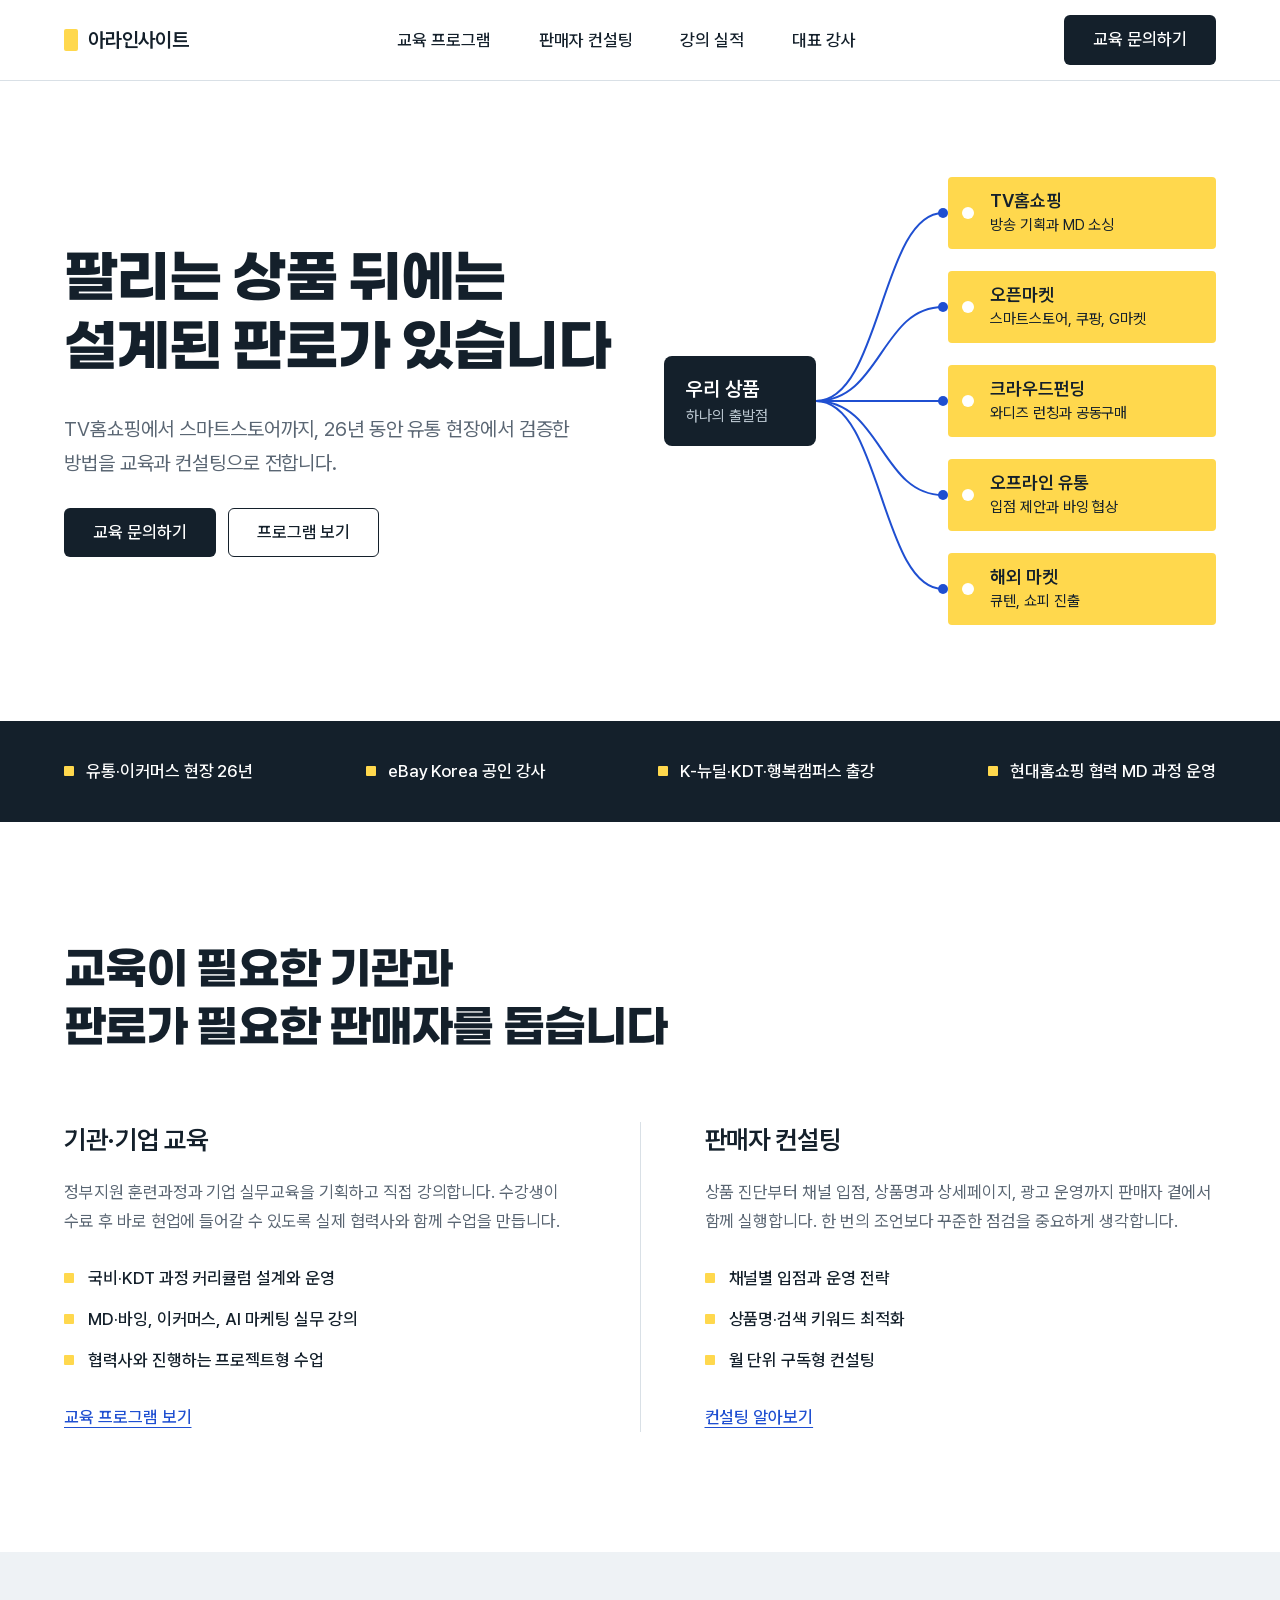
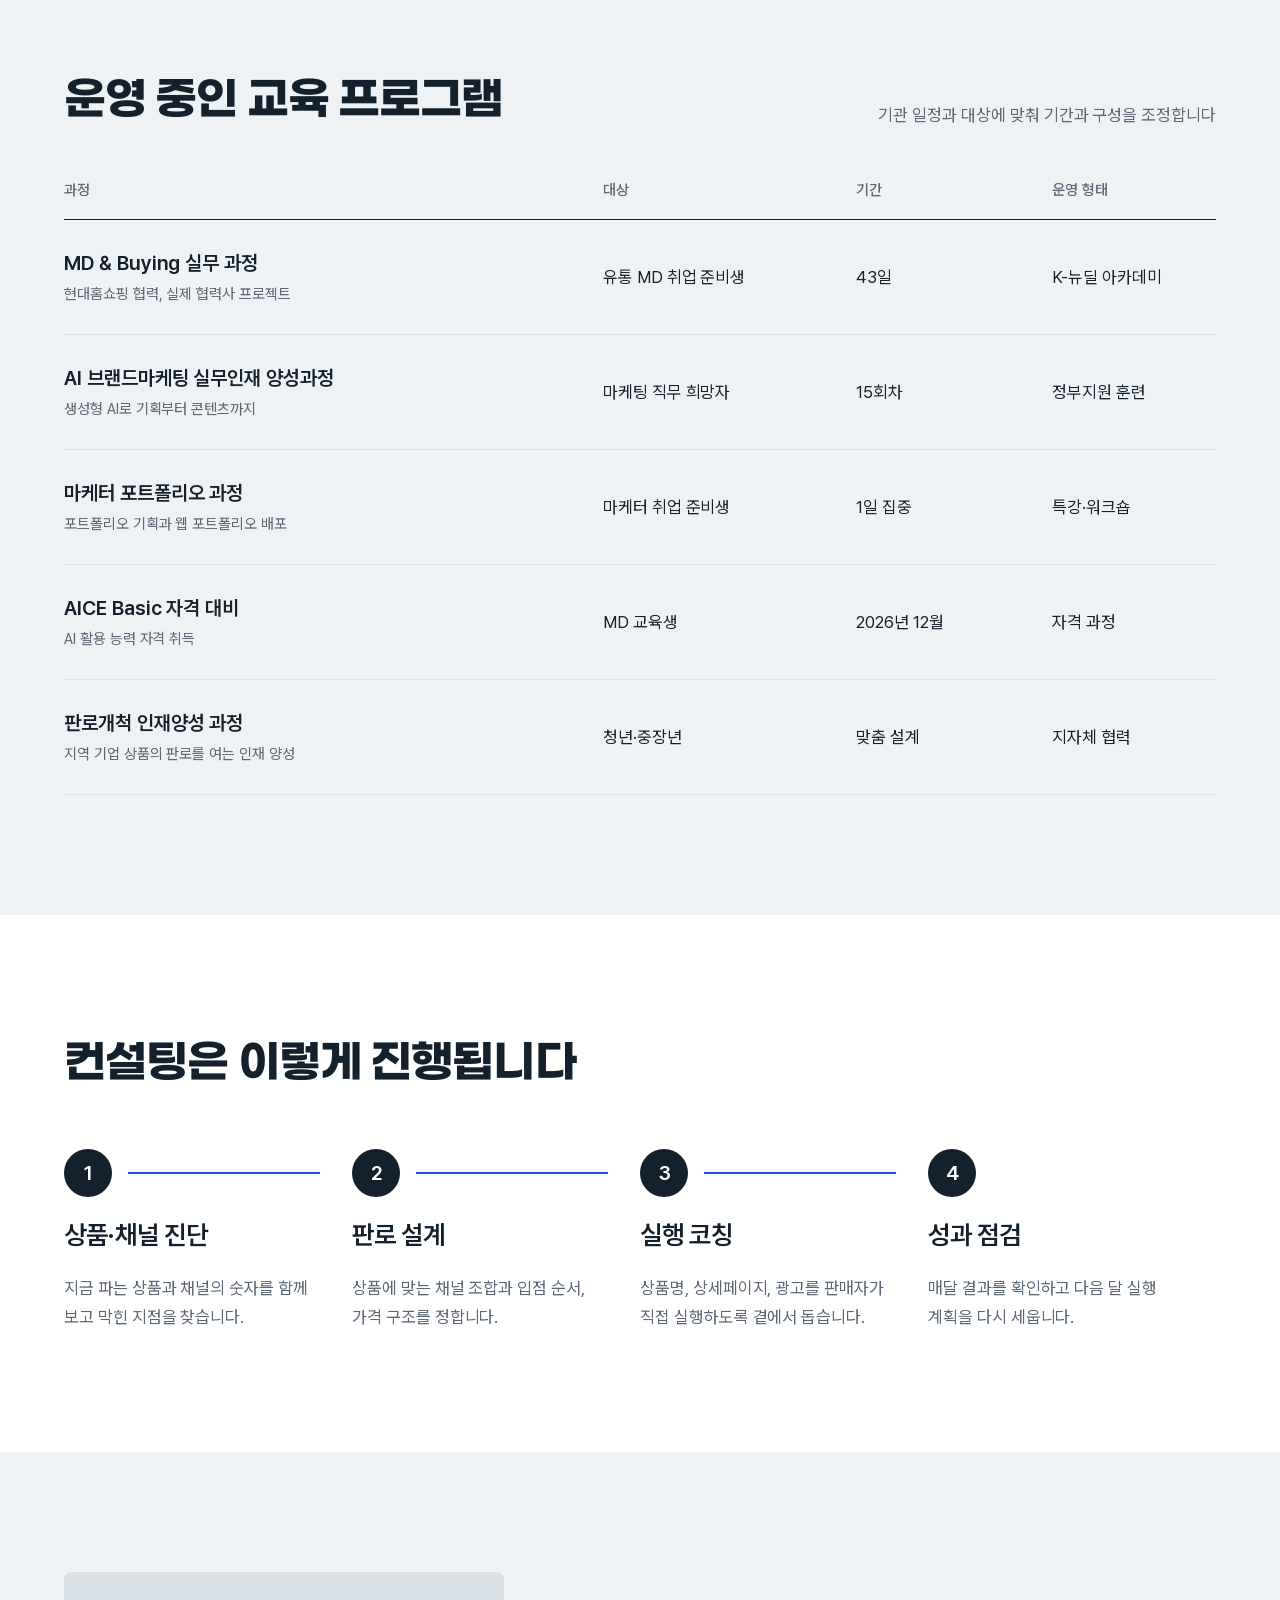
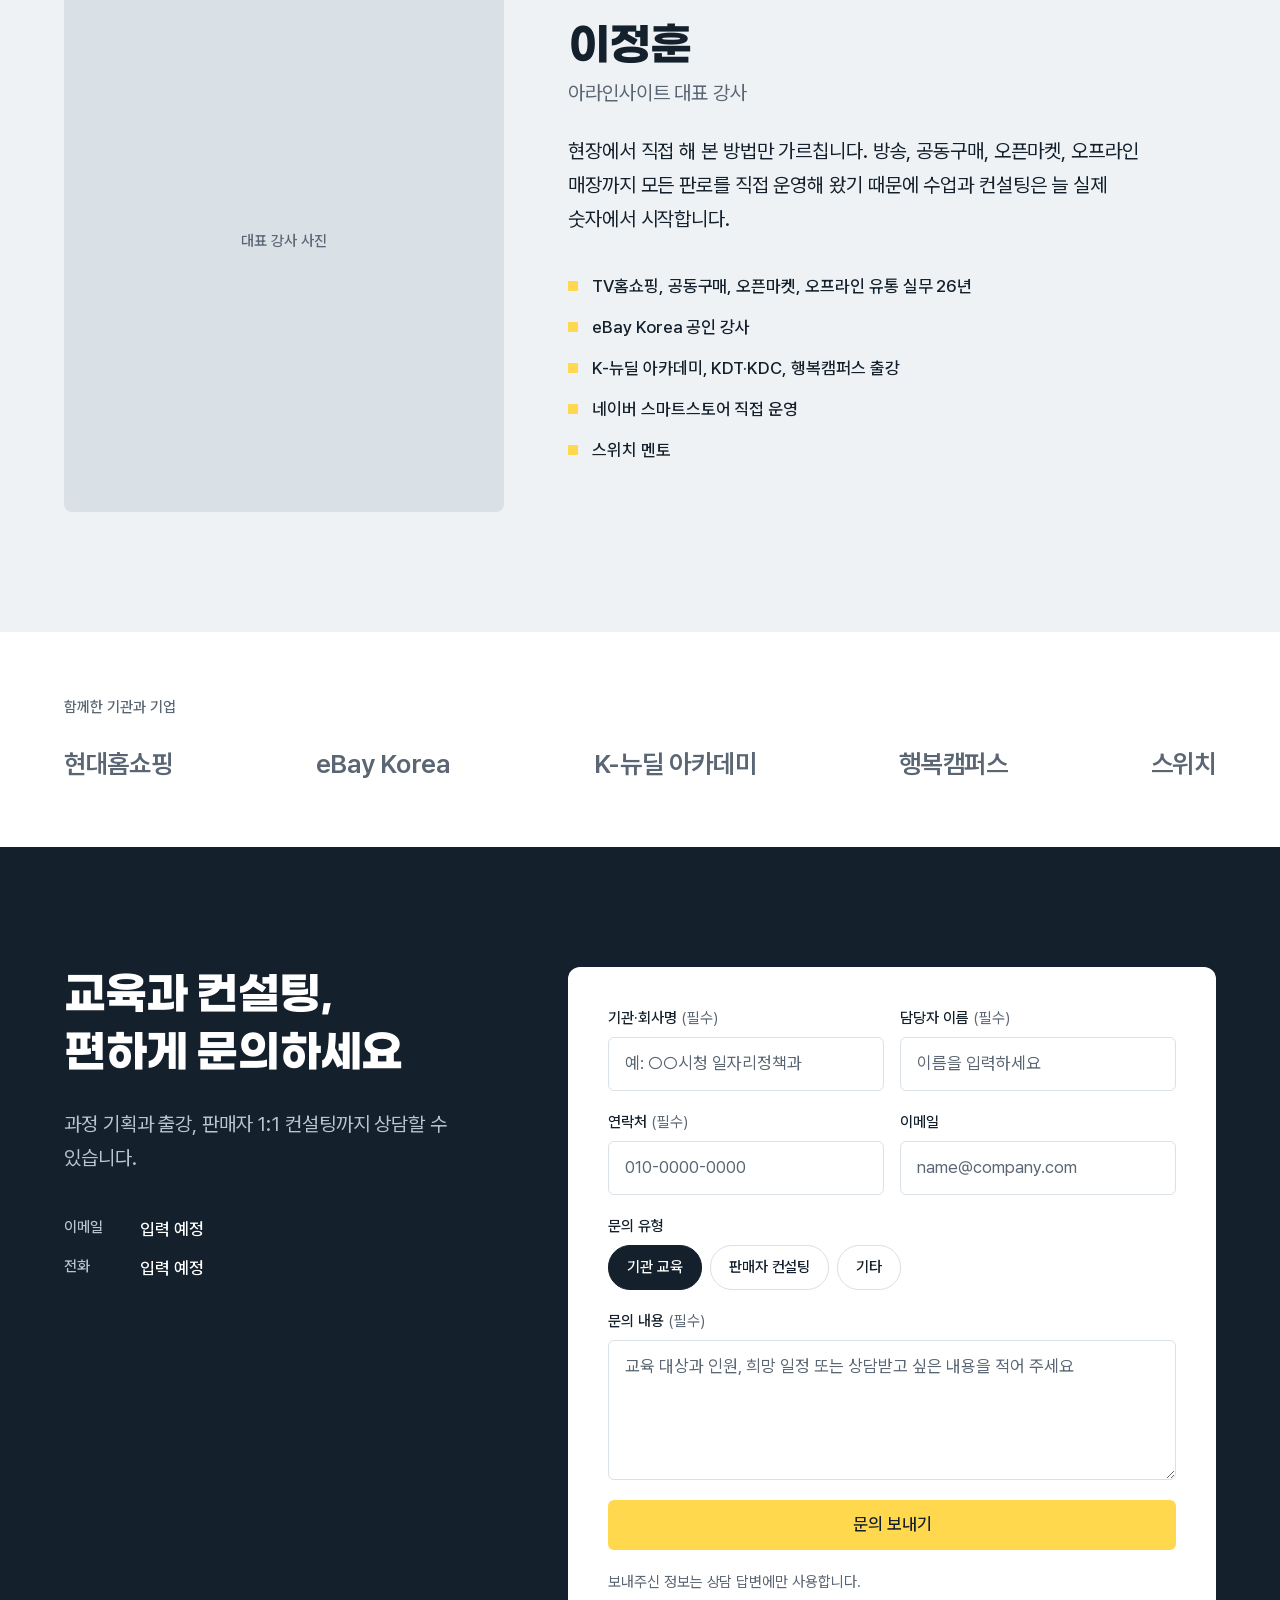
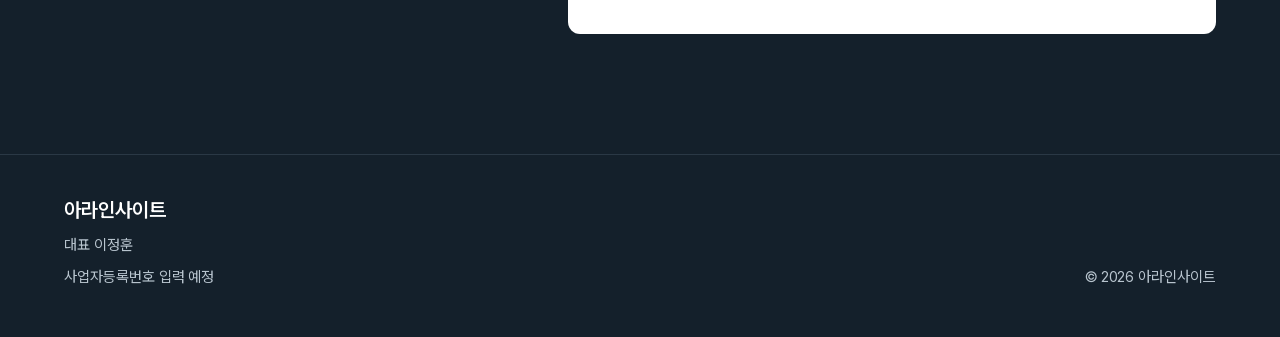
<file: index.html>
<!DOCTYPE html>
<html lang="ko">
<head>
<meta charset="utf-8">
<meta name="viewport" content="width=device-width, initial-scale=1">
<title>아라인사이트</title>
<meta name="description" content="TV홈쇼핑에서 스마트스토어까지, 26년 유통 현장에서 검증한 방법을 교육과 컨설팅으로 전합니다.">
<style>
/* Pretendard Variable (SIL OFL 1.1) — dynamic subset */
@font-face {
	font-family: 'Pretendard Variable';
	font-style: normal;
	font-display: swap;
	font-weight: 45 920;
	src: url(fonts/pretendard/woff2-dynamic-subset/PretendardVariable.subset.0.woff2) format('woff2-variations');
	unicode-range: U+f9ca-fa0b, U+ff03-ff05, U+ff07, U+ff0a-ff0b, U+ff0d-ff19, U+ff1b, U+ff1d, U+ff20-ff5b, U+ff5d, U+ffe0-ffe3, U+ffe5-ffe6;
}

/* [1] */
@font-face {
	font-family: 'Pretendard Variable';
	font-style: normal;
	font-display: swap;
	font-weight: 45 920;
	src: url(fonts/pretendard/woff2-dynamic-subset/PretendardVariable.subset.1.woff2) format('woff2-variations');
	unicode-range: U+d723-d728, U+d72a-d733, U+d735-d748, U+d74a-d74f, U+d752-d753, U+d755-d757, U+d75a-d75f, U+d762-d764, U+d766-d768, U+d76a-d76b, U+d76d-d76f, U+d771-d787, U+d789-d78b, U+d78d-d78f, U+d791-d797, U+d79a, U+d79c, U+d79e-d7a3, U+f900-f909, U+f90b-f92e;
}

/* [2] */
@font-face {
	font-family: 'Pretendard Variable';
	font-style: normal;
	font-display: swap;
	font-weight: 45 920;
	src: url(fonts/pretendard/woff2-dynamic-subset/PretendardVariable.subset.2.woff2) format('woff2-variations');
	unicode-range: U+d679-d68b, U+d68e-d69e, U+d6a0, U+d6a2-d6a7, U+d6a9-d6c3, U+d6c6-d6c7, U+d6c9-d6cb, U+d6cd-d6d3, U+d6d5-d6d6, U+d6d8-d6e3, U+d6e5-d6e7, U+d6e9-d6fb, U+d6fd-d717, U+d719-d71f, U+d721-d722;
}

/* [3] */
@font-face {
	font-family: 'Pretendard Variable';
	font-style: normal;
	font-display: swap;
	font-weight: 45 920;
	src: url(fonts/pretendard/woff2-dynamic-subset/PretendardVariable.subset.3.woff2) format('woff2-variations');
	unicode-range: U+d5bc-d5c7, U+d5ca-d5cb, U+d5cd-d5cf, U+d5d1-d5d7, U+d5d9-d5da, U+d5dc, U+d5de-d5e3, U+d5e6-d5e7, U+d5e9-d5eb, U+d5ed-d5f6, U+d5f8, U+d5fa-d5ff, U+d602-d603, U+d605-d607, U+d609-d60f, U+d612-d613, U+d616-d61b, U+d61d-d637, U+d63a-d63b, U+d63d-d63f, U+d641-d647, U+d64a-d64c, U+d64e-d653, U+d656-d657, U+d659-d65b, U+d65d-d666, U+d668, U+d66a-d678;
}

/* [4] */
@font-face {
	font-family: 'Pretendard Variable';
	font-style: normal;
	font-display: swap;
	font-weight: 45 920;
	src: url(fonts/pretendard/woff2-dynamic-subset/PretendardVariable.subset.4.woff2) format('woff2-variations');
	unicode-range: U+d507, U+d509-d50b, U+d50d-d513, U+d515-d53b, U+d53e-d53f, U+d541-d543, U+d545-d54c, U+d54e, U+d550, U+d552-d557, U+d55a-d55b, U+d55d-d55f, U+d561-d564, U+d566-d567, U+d56a, U+d56c, U+d56e-d573, U+d576-d577, U+d579-d583, U+d585-d586, U+d58a-d5a4, U+d5a6-d5bb;
}

/* [5] */
@font-face {
	font-family: 'Pretendard Variable';
	font-style: normal;
	font-display: swap;
	font-weight: 45 920;
	src: url(fonts/pretendard/woff2-dynamic-subset/PretendardVariable.subset.5.woff2) format('woff2-variations');
	unicode-range: U+d464-d477, U+d47a-d47b, U+d47d-d47f, U+d481-d487, U+d489-d48a, U+d48c, U+d48e-d4e7, U+d4e9-d503, U+d505-d506;
}

/* [6] */
@font-face {
	font-family: 'Pretendard Variable';
	font-style: normal;
	font-display: swap;
	font-weight: 45 920;
	src: url(fonts/pretendard/woff2-dynamic-subset/PretendardVariable.subset.6.woff2) format('woff2-variations');
	unicode-range: U+d3bf-d3c7, U+d3ca-d3cf, U+d3d1-d3eb, U+d3ee-d3ef, U+d3f1-d3f3, U+d3f5-d3fb, U+d3fd-d400, U+d402-d45b, U+d45d-d463;
}

/* [7] */
@font-face {
	font-family: 'Pretendard Variable';
	font-style: normal;
	font-display: swap;
	font-weight: 45 920;
	src: url(fonts/pretendard/woff2-dynamic-subset/PretendardVariable.subset.7.woff2) format('woff2-variations');
	unicode-range: U+d2ff, U+d302-d304, U+d306-d30b, U+d30f, U+d311-d313, U+d315-d31b, U+d31e, U+d322-d324, U+d326-d327, U+d32a-d32b, U+d32d-d32f, U+d331-d337, U+d339-d33c, U+d33e-d37b, U+d37e-d37f, U+d381-d383, U+d385-d38b, U+d38e-d390, U+d392-d397, U+d39a-d39b, U+d39d-d39f, U+d3a1-d3a7, U+d3a9-d3aa, U+d3ac, U+d3ae-d3b3, U+d3b5-d3b7, U+d3b9-d3bb, U+d3bd-d3be;
}

/* [8] */
@font-face {
	font-family: 'Pretendard Variable';
	font-style: normal;
	font-display: swap;
	font-weight: 45 920;
	src: url(fonts/pretendard/woff2-dynamic-subset/PretendardVariable.subset.8.woff2) format('woff2-variations');
	unicode-range: U+d257-d27f, U+d281-d29b, U+d29d-d29f, U+d2a1-d2ab, U+d2ad-d2b7, U+d2ba-d2bb, U+d2bd-d2bf, U+d2c1-d2c7, U+d2c9-d2ef, U+d2f2-d2f3, U+d2f5-d2f7, U+d2f9-d2fe;
}

/* [9] */
@font-face {
	font-family: 'Pretendard Variable';
	font-style: normal;
	font-display: swap;
	font-weight: 45 920;
	src: url(fonts/pretendard/woff2-dynamic-subset/PretendardVariable.subset.9.woff2) format('woff2-variations');
	unicode-range: U+d1b4, U+d1b6-d1f3, U+d1f5-d22b, U+d22e-d22f, U+d231-d233, U+d235-d23b, U+d23d-d240, U+d242-d256;
}

/* [10] */
@font-face {
	font-family: 'Pretendard Variable';
	font-style: normal;
	font-display: swap;
	font-weight: 45 920;
	src: url(fonts/pretendard/woff2-dynamic-subset/PretendardVariable.subset.10.woff2) format('woff2-variations');
	unicode-range: U+d105-d12f, U+d132-d133, U+d135-d137, U+d139-d13f, U+d141-d142, U+d144, U+d146-d14b, U+d14e-d14f, U+d151-d153, U+d155-d15b, U+d15e-d187, U+d189-d19f, U+d1a2-d1a3, U+d1a5-d1a7, U+d1a9-d1af, U+d1b2-d1b3;
}

/* [11] */
@font-face {
	font-family: 'Pretendard Variable';
	font-style: normal;
	font-display: swap;
	font-weight: 45 920;
	src: url(fonts/pretendard/woff2-dynamic-subset/PretendardVariable.subset.11.woff2) format('woff2-variations');
	unicode-range: U+d04b-d04f, U+d051-d057, U+d059-d06b, U+d06d-d06f, U+d071-d073, U+d075-d07b, U+d07e-d0a3, U+d0a6-d0a7, U+d0a9-d0ab, U+d0ad-d0b3, U+d0b6, U+d0b8, U+d0ba-d0bf, U+d0c2-d0c3, U+d0c5-d0c7, U+d0c9-d0cf, U+d0d2, U+d0d6-d0db, U+d0de-d0df, U+d0e1-d0e3, U+d0e5-d0eb, U+d0ee-d0f0, U+d0f2-d104;
}

/* [12] */
@font-face {
	font-family: 'Pretendard Variable';
	font-style: normal;
	font-display: swap;
	font-weight: 45 920;
	src: url(fonts/pretendard/woff2-dynamic-subset/PretendardVariable.subset.12.woff2) format('woff2-variations');
	unicode-range: U+cfa2-cfc3, U+cfc5-cfdf, U+cfe2-cfe3, U+cfe5-cfe7, U+cfe9-cff4, U+cff6-cffb, U+cffd-cfff, U+d001-d003, U+d005-d017, U+d019-d033, U+d036-d037, U+d039-d03b, U+d03d-d04a;
}

/* [13] */
@font-face {
	font-family: 'Pretendard Variable';
	font-style: normal;
	font-display: swap;
	font-weight: 45 920;
	src: url(fonts/pretendard/woff2-dynamic-subset/PretendardVariable.subset.13.woff2) format('woff2-variations');
	unicode-range: U+cef0-cef3, U+cef6, U+cef9-ceff, U+cf01-cf03, U+cf05-cf07, U+cf09-cf0f, U+cf11-cf12, U+cf14-cf1b, U+cf1d-cf1f, U+cf21-cf2f, U+cf31-cf53, U+cf56-cf57, U+cf59-cf5b, U+cf5d-cf63, U+cf66, U+cf68, U+cf6a-cf6f, U+cf71-cf84, U+cf86-cf8b, U+cf8d-cfa1;
}

/* [14] */
@font-face {
	font-family: 'Pretendard Variable';
	font-style: normal;
	font-display: swap;
	font-weight: 45 920;
	src: url(fonts/pretendard/woff2-dynamic-subset/PretendardVariable.subset.14.woff2) format('woff2-variations');
	unicode-range: U+ce3c-ce57, U+ce5a-ce5b, U+ce5d-ce5f, U+ce61-ce67, U+ce6a, U+ce6c, U+ce6e-ce73, U+ce76-ce77, U+ce79-ce7b, U+ce7d-ce83, U+ce85-ce88, U+ce8a-ce8f, U+ce91-ce93, U+ce95-ce97, U+ce99-ce9f, U+cea2, U+cea4-ceab, U+cead-cee3, U+cee6-cee7, U+cee9-ceeb, U+ceed-ceef;
}

/* [15] */
@font-face {
	font-family: 'Pretendard Variable';
	font-style: normal;
	font-display: swap;
	font-weight: 45 920;
	src: url(fonts/pretendard/woff2-dynamic-subset/PretendardVariable.subset.15.woff2) format('woff2-variations');
	unicode-range: U+cd92-cd93, U+cd96-cd97, U+cd99-cd9b, U+cd9d-cda3, U+cda6-cda8, U+cdaa-cdaf, U+cdb1-cdc3, U+cdc5-cdcb, U+cdcd-cde7, U+cde9-ce03, U+ce05-ce1f, U+ce22-ce34, U+ce36-ce3b;
}

/* [16] */
@font-face {
	font-family: 'Pretendard Variable';
	font-style: normal;
	font-display: swap;
	font-weight: 45 920;
	src: url(fonts/pretendard/woff2-dynamic-subset/PretendardVariable.subset.16.woff2) format('woff2-variations');
	unicode-range: U+ccef-cd07, U+cd0a-cd0b, U+cd0d-cd1a, U+cd1c, U+cd1e-cd2b, U+cd2d-cd5b, U+cd5d-cd77, U+cd79-cd91;
}

/* [17] */
@font-face {
	font-family: 'Pretendard Variable';
	font-style: normal;
	font-display: swap;
	font-weight: 45 920;
	src: url(fonts/pretendard/woff2-dynamic-subset/PretendardVariable.subset.17.woff2) format('woff2-variations');
	unicode-range: U+cc3f-cc43, U+cc46-cc47, U+cc49-cc4b, U+cc4d-cc53, U+cc55-cc58, U+cc5a-cc5f, U+cc61-cc97, U+cc9a-cc9b, U+cc9d-cc9f, U+cca1-cca7, U+ccaa, U+ccac, U+ccae-ccb3, U+ccb6-ccb7, U+ccb9-ccbb, U+ccbd-cccf, U+ccd1-cce3, U+cce5-ccee;
}

/* [18] */
@font-face {
	font-family: 'Pretendard Variable';
	font-style: normal;
	font-display: swap;
	font-weight: 45 920;
	src: url(fonts/pretendard/woff2-dynamic-subset/PretendardVariable.subset.18.woff2) format('woff2-variations');
	unicode-range: U+cb91-cbd3, U+cbd5-cbe3, U+cbe5-cc0b, U+cc0e-cc0f, U+cc11-cc13, U+cc15-cc1b, U+cc1d-cc20, U+cc23-cc27, U+cc2a-cc2b, U+cc2d, U+cc2f, U+cc31-cc37, U+cc3a, U+cc3c;
}

/* [19] */
@font-face {
	font-family: 'Pretendard Variable';
	font-style: normal;
	font-display: swap;
	font-weight: 45 920;
	src: url(fonts/pretendard/woff2-dynamic-subset/PretendardVariable.subset.19.woff2) format('woff2-variations');
	unicode-range: U+caf4-cb47, U+cb4a-cb90;
}

/* [20] */
@font-face {
	font-family: 'Pretendard Variable';
	font-style: normal;
	font-display: swap;
	font-weight: 45 920;
	src: url(fonts/pretendard/woff2-dynamic-subset/PretendardVariable.subset.20.woff2) format('woff2-variations');
	unicode-range: U+ca4a-ca4b, U+ca4e-ca4f, U+ca51-ca53, U+ca55-ca5b, U+ca5d-ca60, U+ca62-ca83, U+ca85-cabb, U+cabe-cabf, U+cac1-cac3, U+cac5-cacb, U+cacd-cad0, U+cad2, U+cad4-cad8, U+cada-caf3;
}

/* [21] */
@font-face {
	font-family: 'Pretendard Variable';
	font-style: normal;
	font-display: swap;
	font-weight: 45 920;
	src: url(fonts/pretendard/woff2-dynamic-subset/PretendardVariable.subset.21.woff2) format('woff2-variations');
	unicode-range: U+c996-c997, U+c99a-c99c, U+c99e-c9bf, U+c9c2-c9c3, U+c9c5-c9c7, U+c9c9-c9cf, U+c9d2, U+c9d4, U+c9d7-c9d8, U+c9db, U+c9de-c9df, U+c9e1-c9e3, U+c9e5-c9e6, U+c9e8-c9eb, U+c9ee-c9f0, U+c9f2-c9f7, U+c9f9-ca0b, U+ca0d-ca28, U+ca2a-ca49;
}

/* [22] */
@font-face {
	font-family: 'Pretendard Variable';
	font-style: normal;
	font-display: swap;
	font-weight: 45 920;
	src: url(fonts/pretendard/woff2-dynamic-subset/PretendardVariable.subset.22.woff2) format('woff2-variations');
	unicode-range: U+c8e9-c8f4, U+c8f6-c8fb, U+c8fe-c8ff, U+c901-c903, U+c905-c90b, U+c90e-c910, U+c912-c917, U+c919-c92b, U+c92d-c94f, U+c951-c953, U+c955-c96b, U+c96d-c973, U+c975-c987, U+c98a-c98b, U+c98d-c98f, U+c991-c995;
}

/* [23] */
@font-face {
	font-family: 'Pretendard Variable';
	font-style: normal;
	font-display: swap;
	font-weight: 45 920;
	src: url(fonts/pretendard/woff2-dynamic-subset/PretendardVariable.subset.23.woff2) format('woff2-variations');
	unicode-range: U+c841-c84b, U+c84d-c86f, U+c872-c873, U+c875-c877, U+c879-c87f, U+c882-c884, U+c887-c88a, U+c88d-c8c3, U+c8c5-c8df, U+c8e1-c8e8;
}

/* [24] */
@font-face {
	font-family: 'Pretendard Variable';
	font-style: normal;
	font-display: swap;
	font-weight: 45 920;
	src: url(fonts/pretendard/woff2-dynamic-subset/PretendardVariable.subset.24.woff2) format('woff2-variations');
	unicode-range: U+c779-c77b, U+c77e-c782, U+c786, U+c78b, U+c78d, U+c78f, U+c792-c793, U+c795, U+c797, U+c799-c79f, U+c7a2, U+c7a7-c7ab, U+c7ae-c7bb, U+c7bd-c7c0, U+c7c2-c7c7, U+c7c9-c7dc, U+c7de-c7ff, U+c802-c803, U+c805-c807, U+c809, U+c80b-c80f, U+c812, U+c814, U+c817-c81b, U+c81e-c81f, U+c821-c823, U+c825-c82e, U+c830-c837, U+c839-c83b, U+c83d-c840;
}

/* [25] */
@font-face {
	font-family: 'Pretendard Variable';
	font-style: normal;
	font-display: swap;
	font-weight: 45 920;
	src: url(fonts/pretendard/woff2-dynamic-subset/PretendardVariable.subset.25.woff2) format('woff2-variations');
	unicode-range: U+c6bb-c6bf, U+c6c2, U+c6c4, U+c6c6-c6cb, U+c6ce-c6cf, U+c6d1-c6d3, U+c6d5-c6db, U+c6dd-c6df, U+c6e1-c6e7, U+c6e9-c6eb, U+c6ed-c6ef, U+c6f1-c6f8, U+c6fa-c703, U+c705-c707, U+c709-c70b, U+c70d-c716, U+c718, U+c71a-c71f, U+c722-c723, U+c725-c727, U+c729-c734, U+c736-c73b, U+c73e-c73f, U+c741-c743, U+c745-c74b, U+c74e-c750, U+c752-c757, U+c759-c773, U+c776-c777;
}

/* [26] */
@font-face {
	font-family: 'Pretendard Variable';
	font-style: normal;
	font-display: swap;
	font-weight: 45 920;
	src: url(fonts/pretendard/woff2-dynamic-subset/PretendardVariable.subset.26.woff2) format('woff2-variations');
	unicode-range: U+c5f5-c5fb, U+c5fe, U+c602-c605, U+c607, U+c609-c60f, U+c611-c61a, U+c61c-c623, U+c626-c627, U+c629-c62b, U+c62d, U+c62f-c632, U+c636, U+c638, U+c63a-c63f, U+c642-c643, U+c645-c647, U+c649-c652, U+c656-c65b, U+c65d-c65f, U+c661-c663, U+c665-c677, U+c679-c67b, U+c67d-c693, U+c696-c697, U+c699-c69b, U+c69d-c6a3, U+c6a6, U+c6a8, U+c6aa-c6af, U+c6b2-c6b3, U+c6b5-c6b7, U+c6b9-c6ba;
}

/* [27] */
@font-face {
	font-family: 'Pretendard Variable';
	font-style: normal;
	font-display: swap;
	font-weight: 45 920;
	src: url(fonts/pretendard/woff2-dynamic-subset/PretendardVariable.subset.27.woff2) format('woff2-variations');
	unicode-range: U+c517-c527, U+c52a-c52b, U+c52d-c52f, U+c531-c538, U+c53a, U+c53c, U+c53e-c543, U+c546-c547, U+c54b, U+c54d-c552, U+c556, U+c55a-c55b, U+c55d, U+c55f, U+c562-c563, U+c565-c567, U+c569-c56f, U+c572, U+c574, U+c576-c57b, U+c57e-c57f, U+c581-c583, U+c585-c586, U+c588-c58b, U+c58e, U+c590, U+c592-c596, U+c599-c5b3, U+c5b6-c5b7, U+c5ba, U+c5be-c5c3, U+c5ca-c5cb, U+c5cd, U+c5cf, U+c5d2-c5d3, U+c5d5-c5d7, U+c5d9-c5df, U+c5e1-c5e2, U+c5e4, U+c5e6-c5eb, U+c5ef, U+c5f1-c5f3;
}

/* [28] */
@font-face {
	font-family: 'Pretendard Variable';
	font-style: normal;
	font-display: swap;
	font-weight: 45 920;
	src: url(fonts/pretendard/woff2-dynamic-subset/PretendardVariable.subset.28.woff2) format('woff2-variations');
	unicode-range: U+c475-c4ef, U+c4f2-c4f3, U+c4f5-c4f7, U+c4f9-c4ff, U+c502-c50b, U+c50d-c516;
}

/* [29] */
@font-face {
	font-family: 'Pretendard Variable';
	font-style: normal;
	font-display: swap;
	font-weight: 45 920;
	src: url(fonts/pretendard/woff2-dynamic-subset/PretendardVariable.subset.29.woff2) format('woff2-variations');
	unicode-range: U+c3d0-c3d7, U+c3da-c3db, U+c3dd-c3de, U+c3e1-c3ec, U+c3ee-c3f3, U+c3f5-c42b, U+c42d-c463, U+c466-c474;
}

/* [30] */
@font-face {
	font-family: 'Pretendard Variable';
	font-style: normal;
	font-display: swap;
	font-weight: 45 920;
	src: url(fonts/pretendard/woff2-dynamic-subset/PretendardVariable.subset.30.woff2) format('woff2-variations');
	unicode-range: U+c32b-c367, U+c36a-c36b, U+c36d-c36f, U+c371-c377, U+c37a-c37b, U+c37e-c383, U+c385-c387, U+c389-c3cf;
}

/* [31] */
@font-face {
	font-family: 'Pretendard Variable';
	font-style: normal;
	font-display: swap;
	font-weight: 45 920;
	src: url(fonts/pretendard/woff2-dynamic-subset/PretendardVariable.subset.31.woff2) format('woff2-variations');
	unicode-range: U+c26a-c26b, U+c26d-c26f, U+c271-c273, U+c275-c27b, U+c27e-c287, U+c289-c28f, U+c291-c297, U+c299-c29a, U+c29c-c2a3, U+c2a5-c2a7, U+c2a9-c2ab, U+c2ad-c2b3, U+c2b6, U+c2b8, U+c2ba-c2bb, U+c2bd-c2db, U+c2de-c2df, U+c2e1-c2e2, U+c2e5-c2ea, U+c2ee, U+c2f0, U+c2f2-c2f5, U+c2f7, U+c2fa-c2fb, U+c2fd-c2ff, U+c301-c307, U+c309-c30c, U+c30e-c312, U+c315-c323, U+c325-c328, U+c32a;
}

/* [32] */
@font-face {
	font-family: 'Pretendard Variable';
	font-style: normal;
	font-display: swap;
	font-weight: 45 920;
	src: url(fonts/pretendard/woff2-dynamic-subset/PretendardVariable.subset.32.woff2) format('woff2-variations');
	unicode-range: U+c1bc-c1c3, U+c1c5-c1df, U+c1e1-c1fb, U+c1fd-c203, U+c205-c20c, U+c20e, U+c210-c217, U+c21a-c21b, U+c21d-c21e, U+c221-c227, U+c229-c22a, U+c22c, U+c22e, U+c230, U+c233-c24f, U+c251-c257, U+c259-c269;
}

/* [33] */
@font-face {
	font-family: 'Pretendard Variable';
	font-style: normal;
	font-display: swap;
	font-weight: 45 920;
	src: url(fonts/pretendard/woff2-dynamic-subset/PretendardVariable.subset.33.woff2) format('woff2-variations');
	unicode-range: U+c101-c11b, U+c11f, U+c121-c123, U+c125-c12b, U+c12e, U+c132-c137, U+c13a-c13b, U+c13d-c13f, U+c141-c147, U+c14a, U+c14c-c153, U+c155-c157, U+c159-c15b, U+c15d-c166, U+c169-c16f, U+c171-c177, U+c179-c18b, U+c18e-c18f, U+c191-c193, U+c195-c19b, U+c19d-c19e, U+c1a0, U+c1a2-c1a4, U+c1a6-c1bb;
}

/* [34] */
@font-face {
	font-family: 'Pretendard Variable';
	font-style: normal;
	font-display: swap;
	font-weight: 45 920;
	src: url(fonts/pretendard/woff2-dynamic-subset/PretendardVariable.subset.34.woff2) format('woff2-variations');
	unicode-range: U+c049-c057, U+c059-c05b, U+c05d-c05f, U+c061-c067, U+c069-c08f, U+c091-c0ab, U+c0ae-c0af, U+c0b1-c0b3, U+c0b5, U+c0b7-c0bb, U+c0be, U+c0c2-c0c7, U+c0ca-c0cb, U+c0cd-c0cf, U+c0d1-c0d7, U+c0d9-c0da, U+c0dc, U+c0de-c0e3, U+c0e5-c0eb, U+c0ed-c0f3, U+c0f6, U+c0f8, U+c0fa-c0ff;
}

/* [35] */
@font-face {
	font-family: 'Pretendard Variable';
	font-style: normal;
	font-display: swap;
	font-weight: 45 920;
	src: url(fonts/pretendard/woff2-dynamic-subset/PretendardVariable.subset.35.woff2) format('woff2-variations');
	unicode-range: U+bfa7-bfaf, U+bfb1-bfc4, U+bfc6-bfcb, U+bfce-bfcf, U+bfd1-bfd3, U+bfd5-bfdb, U+bfdd-c048;
}

/* [36] */
@font-face {
	font-family: 'Pretendard Variable';
	font-style: normal;
	font-display: swap;
	font-weight: 45 920;
	src: url(fonts/pretendard/woff2-dynamic-subset/PretendardVariable.subset.36.woff2) format('woff2-variations');
	unicode-range: U+bf07, U+bf09-bf3f, U+bf41-bf4f, U+bf52-bf54, U+bf56-bfa6;
}

/* [37] */
@font-face {
	font-family: 'Pretendard Variable';
	font-style: normal;
	font-display: swap;
	font-weight: 45 920;
	src: url(fonts/pretendard/woff2-dynamic-subset/PretendardVariable.subset.37.woff2) format('woff2-variations');
	unicode-range: U+be56, U+be58, U+be5c-be5f, U+be62-be63, U+be65-be67, U+be69-be74, U+be76-be7b, U+be7e-be7f, U+be81-be8e, U+be90, U+be92-bea7, U+bea9-becf, U+bed2-bed3, U+bed5-bed6, U+bed9-bee3, U+bee6-bf06;
}

/* [38] */
@font-face {
	font-family: 'Pretendard Variable';
	font-style: normal;
	font-display: swap;
	font-weight: 45 920;
	src: url(fonts/pretendard/woff2-dynamic-subset/PretendardVariable.subset.38.woff2) format('woff2-variations');
	unicode-range: U+bdb0-bdd3, U+bdd5-bdef, U+bdf1-be0b, U+be0d-be0f, U+be11-be13, U+be15-be43, U+be46-be47, U+be49-be4b, U+be4d-be53;
}

/* [39] */
@font-face {
	font-family: 'Pretendard Variable';
	font-style: normal;
	font-display: swap;
	font-weight: 45 920;
	src: url(fonts/pretendard/woff2-dynamic-subset/PretendardVariable.subset.39.woff2) format('woff2-variations');
	unicode-range: U+bd03, U+bd06, U+bd08, U+bd0a-bd0f, U+bd11-bd22, U+bd25-bd47, U+bd49-bd58, U+bd5a-bd7f, U+bd82-bd83, U+bd85-bd87, U+bd8a-bd8f, U+bd91-bd92, U+bd94, U+bd96-bd98, U+bd9a-bdaf;
}

/* [40] */
@font-face {
	font-family: 'Pretendard Variable';
	font-style: normal;
	font-display: swap;
	font-weight: 45 920;
	src: url(fonts/pretendard/woff2-dynamic-subset/PretendardVariable.subset.40.woff2) format('woff2-variations');
	unicode-range: U+bc4e-bc83, U+bc86-bc87, U+bc89-bc8b, U+bc8d-bc93, U+bc96, U+bc98, U+bc9b-bc9f, U+bca2-bca3, U+bca5-bca7, U+bca9-bcb2, U+bcb4-bcbb, U+bcbe-bcbf, U+bcc1-bcc3, U+bcc5-bccc, U+bcce-bcd0, U+bcd2-bcd4, U+bcd6-bcf3, U+bcf7, U+bcf9-bcfb, U+bcfd-bd02;
}

/* [41] */
@font-face {
	font-family: 'Pretendard Variable';
	font-style: normal;
	font-display: swap;
	font-weight: 45 920;
	src: url(fonts/pretendard/woff2-dynamic-subset/PretendardVariable.subset.41.woff2) format('woff2-variations');
	unicode-range: U+bb90-bba3, U+bba5-bbab, U+bbad-bbbf, U+bbc1-bbf7, U+bbfa-bbfb, U+bbfd-bbfe, U+bc01-bc07, U+bc09-bc0a, U+bc0e, U+bc10, U+bc12-bc13, U+bc17, U+bc19-bc1a, U+bc1e, U+bc20-bc23, U+bc26, U+bc28, U+bc2a-bc2c, U+bc2e-bc2f, U+bc32-bc33, U+bc35-bc37, U+bc39-bc3f, U+bc41-bc42, U+bc44, U+bc46-bc48, U+bc4a-bc4d;
}

/* [42] */
@font-face {
	font-family: 'Pretendard Variable';
	font-style: normal;
	font-display: swap;
	font-weight: 45 920;
	src: url(fonts/pretendard/woff2-dynamic-subset/PretendardVariable.subset.42.woff2) format('woff2-variations');
	unicode-range: U+bae6-bafb, U+bafd-bb17, U+bb19-bb33, U+bb37, U+bb39-bb3a, U+bb3d-bb43, U+bb45-bb46, U+bb48, U+bb4a-bb4f, U+bb51-bb53, U+bb55-bb57, U+bb59-bb62, U+bb64-bb8f;
}

/* [43] */
@font-face {
	font-family: 'Pretendard Variable';
	font-style: normal;
	font-display: swap;
	font-weight: 45 920;
	src: url(fonts/pretendard/woff2-dynamic-subset/PretendardVariable.subset.43.woff2) format('woff2-variations');
	unicode-range: U+ba30-ba37, U+ba3a-ba3b, U+ba3d-ba3f, U+ba41-ba47, U+ba49-ba4a, U+ba4c, U+ba4e-ba53, U+ba56-ba57, U+ba59-ba5b, U+ba5d-ba63, U+ba65-ba66, U+ba68-ba6f, U+ba71-ba73, U+ba75-ba77, U+ba79-ba84, U+ba86, U+ba88-baa7, U+baaa, U+baad-baaf, U+bab1-bab7, U+baba, U+babc, U+babe-bae5;
}

/* [44] */
@font-face {
	font-family: 'Pretendard Variable';
	font-style: normal;
	font-display: swap;
	font-weight: 45 920;
	src: url(fonts/pretendard/woff2-dynamic-subset/PretendardVariable.subset.44.woff2) format('woff2-variations');
	unicode-range: U+b96e-b973, U+b976-b977, U+b979-b97b, U+b97d-b983, U+b986, U+b988, U+b98a-b98d, U+b98f-b9ab, U+b9ae-b9af, U+b9b1-b9b3, U+b9b5-b9bb, U+b9be, U+b9c0, U+b9c2-b9c7, U+b9ca-b9cb, U+b9cd, U+b9d2-b9d7, U+b9da, U+b9dc, U+b9df-b9e0, U+b9e2, U+b9e6-b9e7, U+b9e9-b9f3, U+b9f6, U+b9f8, U+b9fb-ba2f;
}

/* [45] */
@font-face {
	font-family: 'Pretendard Variable';
	font-style: normal;
	font-display: swap;
	font-weight: 45 920;
	src: url(fonts/pretendard/woff2-dynamic-subset/PretendardVariable.subset.45.woff2) format('woff2-variations');
	unicode-range: U+b8bf-b8cb, U+b8cd-b8e0, U+b8e2-b8e7, U+b8ea-b8eb, U+b8ed-b8ef, U+b8f1-b8f7, U+b8fa, U+b8fc, U+b8fe-b903, U+b905-b917, U+b919-b91f, U+b921-b93b, U+b93d-b957, U+b95a-b95b, U+b95d-b95f, U+b961-b967, U+b969-b96c;
}

/* [46] */
@font-face {
	font-family: 'Pretendard Variable';
	font-style: normal;
	font-display: swap;
	font-weight: 45 920;
	src: url(fonts/pretendard/woff2-dynamic-subset/PretendardVariable.subset.46.woff2) format('woff2-variations');
	unicode-range: U+b80d-b80f, U+b811-b817, U+b81a, U+b81c-b823, U+b826-b827, U+b829-b82b, U+b82d-b833, U+b836, U+b83a-b83f, U+b841-b85b, U+b85e-b85f, U+b861-b863, U+b865-b86b, U+b86e, U+b870, U+b872-b8af, U+b8b1-b8be;
}

/* [47] */
@font-face {
	font-family: 'Pretendard Variable';
	font-style: normal;
	font-display: swap;
	font-weight: 45 920;
	src: url(fonts/pretendard/woff2-dynamic-subset/PretendardVariable.subset.47.woff2) format('woff2-variations');
	unicode-range: U+b74d-b75f, U+b761-b763, U+b765-b774, U+b776-b77b, U+b77e-b77f, U+b781-b783, U+b785-b78b, U+b78e, U+b792-b796, U+b79a-b79b, U+b79d-b7a7, U+b7aa, U+b7ae-b7b3, U+b7b6-b7c8, U+b7ca-b7eb, U+b7ee-b7ef, U+b7f1-b7f3, U+b7f5-b7fb, U+b7fe, U+b802-b806, U+b80a-b80b;
}

/* [48] */
@font-face {
	font-family: 'Pretendard Variable';
	font-style: normal;
	font-display: swap;
	font-weight: 45 920;
	src: url(fonts/pretendard/woff2-dynamic-subset/PretendardVariable.subset.48.woff2) format('woff2-variations');
	unicode-range: U+b6a7-b6aa, U+b6ac-b6b0, U+b6b2-b6ef, U+b6f1-b727, U+b72a-b72b, U+b72d-b72e, U+b731-b737, U+b739-b73a, U+b73c-b743, U+b745-b74c;
}

/* [49] */
@font-face {
	font-family: 'Pretendard Variable';
	font-style: normal;
	font-display: swap;
	font-weight: 45 920;
	src: url(fonts/pretendard/woff2-dynamic-subset/PretendardVariable.subset.49.woff2) format('woff2-variations');
	unicode-range: U+b605-b60f, U+b612-b617, U+b619-b624, U+b626-b69b, U+b69e-b6a3, U+b6a5-b6a6;
}

/* [50] */
@font-face {
	font-family: 'Pretendard Variable';
	font-style: normal;
	font-display: swap;
	font-weight: 45 920;
	src: url(fonts/pretendard/woff2-dynamic-subset/PretendardVariable.subset.50.woff2) format('woff2-variations');
	unicode-range: U+b55f, U+b562-b583, U+b585-b59f, U+b5a2-b5a3, U+b5a5-b5a7, U+b5a9-b5b2, U+b5b5-b5ba, U+b5bd-b604;
}

/* [51] */
@font-face {
	font-family: 'Pretendard Variable';
	font-style: normal;
	font-display: swap;
	font-weight: 45 920;
	src: url(fonts/pretendard/woff2-dynamic-subset/PretendardVariable.subset.51.woff2) format('woff2-variations');
	unicode-range: U+b4a5-b4b6, U+b4b8-b4bf, U+b4c1-b4c7, U+b4c9-b4db, U+b4de-b4df, U+b4e1-b4e2, U+b4e5-b4eb, U+b4ee, U+b4f0, U+b4f2-b513, U+b516-b517, U+b519-b51a, U+b51d-b523, U+b526, U+b528, U+b52b-b52f, U+b532-b533, U+b535-b537, U+b539-b53f, U+b541-b544, U+b546-b54b, U+b54d-b54f, U+b551-b55b, U+b55d-b55e;
}

/* [52] */
@font-face {
	font-family: 'Pretendard Variable';
	font-style: normal;
	font-display: swap;
	font-weight: 45 920;
	src: url(fonts/pretendard/woff2-dynamic-subset/PretendardVariable.subset.52.woff2) format('woff2-variations');
	unicode-range: U+b3f8-b3fb, U+b3fd-b40f, U+b411-b417, U+b419-b41b, U+b41d-b41f, U+b421-b427, U+b42a-b42b, U+b42d-b44f, U+b452-b453, U+b455-b457, U+b459-b45f, U+b462-b464, U+b466-b46b, U+b46d-b47f, U+b481-b4a3;
}

/* [53] */
@font-face {
	font-family: 'Pretendard Variable';
	font-style: normal;
	font-display: swap;
	font-weight: 45 920;
	src: url(fonts/pretendard/woff2-dynamic-subset/PretendardVariable.subset.53.woff2) format('woff2-variations');
	unicode-range: U+b342-b353, U+b356-b357, U+b359-b35b, U+b35d-b35e, U+b360-b363, U+b366, U+b368, U+b36a-b36d, U+b36f, U+b372-b373, U+b375-b377, U+b379-b37f, U+b381-b382, U+b384, U+b386-b38b, U+b38d-b3c3, U+b3c6-b3c7, U+b3c9-b3ca, U+b3cd-b3d3, U+b3d6, U+b3d8, U+b3da-b3f7;
}

/* [54] */
@font-face {
	font-family: 'Pretendard Variable';
	font-style: normal;
	font-display: swap;
	font-weight: 45 920;
	src: url(fonts/pretendard/woff2-dynamic-subset/PretendardVariable.subset.54.woff2) format('woff2-variations');
	unicode-range: U+b27c-b283, U+b285-b28f, U+b292-b293, U+b295-b297, U+b29a-b29f, U+b2a1-b2a4, U+b2a7-b2a9, U+b2ab, U+b2ad-b2c7, U+b2ca-b2cb, U+b2cd-b2cf, U+b2d1-b2d7, U+b2da, U+b2dc, U+b2de-b2e3, U+b2e7, U+b2e9-b2ea, U+b2ef-b2f3, U+b2f6, U+b2f8, U+b2fa-b2fb, U+b2fd-b2fe, U+b302-b303, U+b305-b307, U+b309-b30f, U+b312, U+b316-b31b, U+b31d-b341;
}

/* [55] */
@font-face {
	font-family: 'Pretendard Variable';
	font-style: normal;
	font-display: swap;
	font-weight: 45 920;
	src: url(fonts/pretendard/woff2-dynamic-subset/PretendardVariable.subset.55.woff2) format('woff2-variations');
	unicode-range: U+b1d6-b1e7, U+b1e9-b1fc, U+b1fe-b203, U+b206-b207, U+b209-b20b, U+b20d-b213, U+b216-b21f, U+b221-b257, U+b259-b273, U+b275-b27b;
}

/* [56] */
@font-face {
	font-family: 'Pretendard Variable';
	font-style: normal;
	font-display: swap;
	font-weight: 45 920;
	src: url(fonts/pretendard/woff2-dynamic-subset/PretendardVariable.subset.56.woff2) format('woff2-variations');
	unicode-range: U+b120-b122, U+b126-b127, U+b129-b12b, U+b12d-b133, U+b136, U+b138, U+b13a-b13f, U+b142-b143, U+b145-b14f, U+b151-b153, U+b156-b157, U+b159-b177, U+b17a-b17b, U+b17d-b17f, U+b181-b187, U+b189-b18c, U+b18e-b191, U+b195-b1a7, U+b1a9-b1cb, U+b1cd-b1d5;
}

/* [57] */
@font-face {
	font-family: 'Pretendard Variable';
	font-style: normal;
	font-display: swap;
	font-weight: 45 920;
	src: url(fonts/pretendard/woff2-dynamic-subset/PretendardVariable.subset.57.woff2) format('woff2-variations');
	unicode-range: U+b05f-b07b, U+b07e-b07f, U+b081-b083, U+b085-b08b, U+b08d-b097, U+b09b, U+b09d-b09f, U+b0a2-b0a7, U+b0aa, U+b0b0, U+b0b2, U+b0b6-b0b7, U+b0b9-b0bb, U+b0bd-b0c3, U+b0c6-b0c7, U+b0ca-b0cf, U+b0d1-b0df, U+b0e1-b0e4, U+b0e6-b107, U+b10a-b10b, U+b10d-b10f, U+b111-b112, U+b114-b117, U+b119-b11a, U+b11c-b11f;
}

/* [58] */
@font-face {
	font-family: 'Pretendard Variable';
	font-style: normal;
	font-display: swap;
	font-weight: 45 920;
	src: url(fonts/pretendard/woff2-dynamic-subset/PretendardVariable.subset.58.woff2) format('woff2-variations');
	unicode-range: U+afac-afb7, U+afba-afbb, U+afbd-afbf, U+afc1-afc6, U+afca-afcc, U+afce-afd3, U+afd5-afe7, U+afe9-afef, U+aff1-b00b, U+b00d-b00f, U+b011-b013, U+b015-b01b, U+b01d-b027, U+b029-b043, U+b045-b047, U+b049, U+b04b, U+b04d-b052, U+b055-b056, U+b058-b05c, U+b05e;
}

/* [59] */
@font-face {
	font-family: 'Pretendard Variable';
	font-style: normal;
	font-display: swap;
	font-weight: 45 920;
	src: url(fonts/pretendard/woff2-dynamic-subset/PretendardVariable.subset.59.woff2) format('woff2-variations');
	unicode-range: U+af03-af07, U+af09-af2b, U+af2e-af33, U+af35-af3b, U+af3e-af40, U+af44-af47, U+af4a-af5c, U+af5e-af63, U+af65-af7f, U+af81-afab;
}

/* [60] */
@font-face {
	font-family: 'Pretendard Variable';
	font-style: normal;
	font-display: swap;
	font-weight: 45 920;
	src: url(fonts/pretendard/woff2-dynamic-subset/PretendardVariable.subset.60.woff2) format('woff2-variations');
	unicode-range: U+ae56-ae5b, U+ae5e-ae60, U+ae62-ae64, U+ae66-ae67, U+ae69-ae6b, U+ae6d-ae83, U+ae85-aebb, U+aebf, U+aec1-aec3, U+aec5-aecb, U+aece, U+aed0, U+aed2-aed7, U+aed9-aef3, U+aef5-af02;
}

/* [61] */
@font-face {
	font-family: 'Pretendard Variable';
	font-style: normal;
	font-display: swap;
	font-weight: 45 920;
	src: url(fonts/pretendard/woff2-dynamic-subset/PretendardVariable.subset.61.woff2) format('woff2-variations');
	unicode-range: U+ad9c-ada3, U+ada5-adbf, U+adc1-adc3, U+adc5-adc7, U+adc9-add2, U+add4-addb, U+addd-addf, U+ade1-ade3, U+ade5-adf7, U+adfa-adfb, U+adfd-adff, U+ae02-ae07, U+ae0a, U+ae0c, U+ae0e-ae13, U+ae15-ae2f, U+ae31-ae33, U+ae35-ae37, U+ae39-ae3f, U+ae42, U+ae44, U+ae46-ae49, U+ae4b, U+ae4f, U+ae51-ae53, U+ae55;
}

/* [62] */
@font-face {
	font-family: 'Pretendard Variable';
	font-style: normal;
	font-display: swap;
	font-weight: 45 920;
	src: url(fonts/pretendard/woff2-dynamic-subset/PretendardVariable.subset.62.woff2) format('woff2-variations');
	unicode-range: U+ace2-ace3, U+ace5-ace6, U+ace9-acef, U+acf2, U+acf4, U+acf7-acfb, U+acfe-acff, U+ad01-ad03, U+ad05-ad0b, U+ad0d-ad10, U+ad12-ad1b, U+ad1d-ad33, U+ad35-ad48, U+ad4a-ad4f, U+ad51-ad6b, U+ad6e-ad6f, U+ad71-ad72, U+ad77-ad7c, U+ad7e, U+ad80, U+ad82-ad87, U+ad89-ad8b, U+ad8d-ad8f, U+ad91-ad9b;
}

/* [63] */
@font-face {
	font-family: 'Pretendard Variable';
	font-style: normal;
	font-display: swap;
	font-weight: 45 920;
	src: url(fonts/pretendard/woff2-dynamic-subset/PretendardVariable.subset.63.woff2) format('woff2-variations');
	unicode-range: U+ac25-ac2c, U+ac2e, U+ac30, U+ac32-ac37, U+ac39-ac3f, U+ac41-ac4c, U+ac4e-ac6f, U+ac72-ac73, U+ac75-ac76, U+ac79-ac7f, U+ac82, U+ac84-ac88, U+ac8a-ac8b, U+ac8d-ac8f, U+ac91-ac93, U+ac95-ac9b, U+ac9d-ac9e, U+aca1-aca7, U+acab, U+acad-acaf, U+acb1-acb7, U+acba-acbb, U+acbe-acc0, U+acc2-acc3, U+acc5-acdf;
}

/* [64] */
@font-face {
	font-family: 'Pretendard Variable';
	font-style: normal;
	font-display: swap;
	font-weight: 45 920;
	src: url(fonts/pretendard/woff2-dynamic-subset/PretendardVariable.subset.64.woff2) format('woff2-variations');
	unicode-range: U+99df, U+99ed, U+99f1, U+99ff, U+9a01, U+9a08, U+9a0e-9a0f, U+9a19, U+9a2b, U+9a30, U+9a36-9a37, U+9a40, U+9a43, U+9a45, U+9a4d, U+9a55, U+9a57, U+9a5a-9a5b, U+9a5f, U+9a62, U+9a65, U+9a69-9a6a, U+9aa8, U+9ab8, U+9ad3, U+9ae5, U+9aee, U+9b1a, U+9b27, U+9b2a, U+9b31, U+9b3c, U+9b41-9b45, U+9b4f, U+9b54, U+9b5a, U+9b6f, U+9b8e, U+9b91, U+9b9f, U+9bab, U+9bae, U+9bc9, U+9bd6, U+9be4, U+9be8, U+9c0d, U+9c10, U+9c12, U+9c15, U+9c25, U+9c32, U+9c3b, U+9c47, U+9c49, U+9c57, U+9ce5, U+9ce7, U+9ce9, U+9cf3-9cf4, U+9cf6, U+9d09, U+9d1b, U+9d26, U+9d28, U+9d3b, U+9d51, U+9d5d, U+9d60-9d61, U+9d6c, U+9d72, U+9da9, U+9daf, U+9db4, U+9dc4, U+9dd7, U+9df2, U+9df8-9dfa, U+9e1a, U+9e1e, U+9e75, U+9e79, U+9e7d, U+9e7f, U+9e92-9e93, U+9e97, U+9e9d, U+9e9f, U+9ea5, U+9eb4-9eb5, U+9ebb, U+9ebe, U+9ec3, U+9ecd-9ece, U+9ed4, U+9ed8, U+9edb-9edc, U+9ede, U+9ee8, U+9ef4, U+9f07-9f08, U+9f0e, U+9f13, U+9f20, U+9f3b, U+9f4a-9f4b, U+9f4e, U+9f52, U+9f5f, U+9f61, U+9f67, U+9f6a, U+9f6c, U+9f77, U+9f8d, U+9f90, U+9f95, U+9f9c, U+ac02-ac03, U+ac05-ac06, U+ac09-ac0f, U+ac17-ac18, U+ac1b, U+ac1e-ac1f, U+ac21-ac23;
}

/* [65] */
@font-face {
	font-family: 'Pretendard Variable';
	font-style: normal;
	font-display: swap;
	font-weight: 45 920;
	src: url(fonts/pretendard/woff2-dynamic-subset/PretendardVariable.subset.65.woff2) format('woff2-variations');
	unicode-range: U+338c-339c, U+339f-33a0, U+33a2-33cb, U+33cf-33d0, U+33d3, U+33d6, U+33d8, U+33db-33dd, U+4e01, U+4e03, U+4e07-4e08, U+4e11, U+4e14-4e15, U+4e18-4e19, U+4e1e, U+4e32, U+4e38-4e39, U+4e42-4e43, U+4e45, U+4e4d-4e4f, U+4e56, U+4e58-4e59, U+4e5d-4e5e, U+4e6b, U+4e6d, U+4e73, U+4e76-4e77, U+4e7e, U+4e82, U+4e86, U+4e88, U+4e8e, U+4e90-4e92, U+4e94-4e95, U+4e98, U+4e9b, U+4e9e, U+4ea1-4ea2, U+4ea4-4ea6, U+4ea8, U+4eab, U+4ead-4eae, U+4eb6, U+4ec0-4ec1, U+4ec4, U+4ec7, U+4ecb, U+4ecd, U+4ed4-4ed5, U+4ed7-4ed9, U+4edd, U+4edf, U+4ee4, U+4ef0, U+4ef2, U+4ef6-4ef7, U+4efb, U+4f01, U+4f09, U+4f0b, U+4f0d-4f11, U+4f2f, U+4f34, U+4f36, U+4f38, U+4f3a, U+4f3c-4f3d;
}

/* [66] */
@font-face {
	font-family: 'Pretendard Variable';
	font-style: normal;
	font-display: swap;
	font-weight: 45 920;
	src: url(fonts/pretendard/woff2-dynamic-subset/PretendardVariable.subset.66.woff2) format('woff2-variations');
	unicode-range: U+3136, U+3138, U+313a-3140, U+3143-3144, U+3150, U+3152, U+3154-3156, U+3158-315b, U+315d-315f, U+3162, U+3164-318c, U+318e, U+3200-321b, U+3231, U+3239, U+3251-325a, U+3260-327b, U+327e-327f, U+328a-3290, U+3294, U+329e, U+32a5, U+3380-3384, U+3388-338b;
}

/* [67] */
@font-face {
	font-family: 'Pretendard Variable';
	font-style: normal;
	font-display: swap;
	font-weight: 45 920;
	src: url(fonts/pretendard/woff2-dynamic-subset/PretendardVariable.subset.67.woff2) format('woff2-variations');
	unicode-range: U+2f7d, U+2f7f-2f8b, U+2f8e-2f90, U+2f92-2f97, U+2f99-2fa0, U+2fa2-2fa3, U+2fa5-2fa9, U+2fac-2fb1, U+2fb3-2fbc, U+2fc1-2fca, U+2fcd-2fd4, U+3003, U+3012-3019, U+301c, U+301e-3020, U+3036, U+3041, U+3043, U+3045, U+3047, U+3049, U+304e, U+3050, U+3052, U+3056, U+305a, U+305c, U+305e, U+3062, U+3065, U+306c, U+3070-307d, U+3080, U+3085, U+3087, U+308e, U+3090-3091, U+30a1, U+30a5, U+30a9, U+30ae, U+30b1-30b2, U+30b4, U+30b6, U+30bc-30be, U+30c2, U+30c5, U+30cc, U+30d2, U+30d4, U+30d8-30dd, U+30e4, U+30e6, U+30e8, U+30ee, U+30f0-30f2, U+30f4-30f6, U+3133, U+3135;
}

/* [68] */
@font-face {
	font-family: 'Pretendard Variable';
	font-style: normal;
	font-display: swap;
	font-weight: 45 920;
	src: url(fonts/pretendard/woff2-dynamic-subset/PretendardVariable.subset.68.woff2) format('woff2-variations');
	unicode-range: U+2541-254b, U+25a4-25a9, U+25b1, U+25b5, U+25b9, U+25bf, U+25c1, U+25c3, U+25c9-25ca, U+25cc, U+25ce, U+25d0-25d1, U+25e6, U+25ef, U+260f, U+261d, U+261f, U+262f, U+2660, U+2664, U+2667-2669, U+266d, U+266f, U+2716, U+271a, U+273d, U+2756, U+2776-277f, U+278a-2793, U+2963, U+2965, U+2ac5-2ac6, U+2acb-2acc, U+2f00, U+2f04, U+2f06, U+2f08, U+2f0a-2f0b, U+2f11-2f12, U+2f14, U+2f17-2f18, U+2f1c-2f1d, U+2f1f-2f20, U+2f23-2f26, U+2f28-2f29, U+2f2b, U+2f2d, U+2f2f-2f32, U+2f38, U+2f3c-2f40, U+2f42-2f4c, U+2f4f-2f52, U+2f54-2f58, U+2f5a-2f66, U+2f69-2f70, U+2f72-2f76, U+2f78, U+2f7a-2f7c;
}

/* [69] */
@font-face {
	font-family: 'Pretendard Variable';
	font-style: normal;
	font-display: swap;
	font-weight: 45 920;
	src: url(fonts/pretendard/woff2-dynamic-subset/PretendardVariable.subset.69.woff2) format('woff2-variations');
	unicode-range: U+2479-2487, U+249c-24d1, U+24d3-24d7, U+24d9-24e9, U+24eb-24f4, U+2500-2501, U+2503, U+250c-2513, U+2515-2516, U+2518-2540;
}

/* [70] */
@font-face {
	font-family: 'Pretendard Variable';
	font-style: normal;
	font-display: swap;
	font-weight: 45 920;
	src: url(fonts/pretendard/woff2-dynamic-subset/PretendardVariable.subset.70.woff2) format('woff2-variations');
	unicode-range: U+215b-215e, U+2162-2169, U+2170-2179, U+2195-2199, U+21b0-21b4, U+21bc, U+21c0, U+21c4-21c5, U+21cd, U+21cf-21d4, U+21e0-21e3, U+21e6-21e9, U+2200, U+2202-2203, U+2206-2209, U+220b-220c, U+220f, U+2211, U+2213, U+221a, U+221d-2220, U+2222, U+2225-2227, U+2229-222c, U+222e, U+2234-2237, U+223d, U+2243, U+2245, U+2248, U+2250-2253, U+225a, U+2260-2262, U+2264-2267, U+226a-226b, U+226e-2273, U+2276-2277, U+2279-227b, U+2280-2287, U+228a-228b, U+2295-2297, U+22a3-22a5, U+22bb-22bc, U+22ce-22cf, U+22da-22db, U+22ee-22ef, U+2306, U+2312, U+2314, U+2467-2478;
}

/* [71] */
@font-face {
	font-family: 'Pretendard Variable';
	font-style: normal;
	font-display: swap;
	font-weight: 45 920;
	src: url(fonts/pretendard/woff2-dynamic-subset/PretendardVariable.subset.71.woff2) format('woff2-variations');
	unicode-range: U+81-82, U+84, U+a2-a5, U+a7-a8, U+aa, U+ac, U+b1-b3, U+b6, U+b8-ba, U+bc-be, U+c0, U+c2, U+c6-cb, U+ce-d0, U+d4, U+d8-d9, U+db-dc, U+de-df, U+e6, U+eb, U+ee-f0, U+f4, U+f7-f9, U+fb, U+fe-ff, U+111, U+126-127, U+132-133, U+138, U+13f-142, U+149-14b, U+152-153, U+166-167, U+2bc, U+2c7, U+2d0, U+2d8-2d9, U+2db-2dd, U+391-394, U+396-3a1, U+3a3-3a9, U+3b2-3b6, U+3b8, U+3bc, U+3be-3c1, U+3c3-3c9, U+2010, U+2015-2016, U+2018-2019, U+201b, U+201f-2021, U+2025, U+2030, U+2033-2036, U+203c, U+203e, U+2042, U+2074, U+207a-207f, U+2081-2084, U+2109, U+2113, U+2116, U+2121, U+2126, U+212b, U+2153-2154;
}

/* [72] */
@font-face {
	font-family: 'Pretendard Variable';
	font-style: normal;
	font-display: swap;
	font-weight: 45 920;
	src: url(fonts/pretendard/woff2-dynamic-subset/PretendardVariable.subset.72.woff2) format('woff2-variations');
	unicode-range: U+e8, U+2da, U+2160, U+2194, U+3054, U+3058, U+306d, U+3086, U+308d, U+30ac, U+30bb, U+30c4, U+30cd-30ce, U+30e2, U+3132, U+3146, U+3149, U+339d, U+4e3b, U+4f0a, U+4fdd, U+4fe1, U+5409, U+540c, U+5834, U+592a-592b, U+5b9a, U+5dde, U+5e0c, U+5e73, U+5f0f, U+60f3, U+653f, U+661f, U+662f, U+667a, U+683c, U+6b4c, U+6c11, U+767c, U+76ee, U+76f4, U+77f3, U+79d1, U+7a7a, U+7b2c, U+7d22, U+8207, U+8a00, U+8a71, U+9280, U+9580, U+958b, U+96c6, U+9762, U+98df, U+9ed1, U+ac2d, U+adc8, U+add3, U+af48, U+b014, U+b134-b135, U+b158, U+b2aa, U+b35f, U+b6a4, U+b9cf, U+bb63, U+bd23, U+be91, U+c29b, U+c3f4, U+c42c, U+c55c, U+c573, U+c58f, U+c78c, U+c7dd, U+c8f5, U+cad1, U+cc48, U+cf10, U+cf20, U+d03c, U+d07d, U+d2a0, U+d30e, U+d38d, U+d3a8, U+d3c8, U+d5e5, U+d5f9, U+d6e4, U+f90a, U+ff02, U+ff1c;
}

/* [73] */
@font-face {
	font-family: 'Pretendard Variable';
	font-style: normal;
	font-display: swap;
	font-weight: 45 920;
	src: url(fonts/pretendard/woff2-dynamic-subset/PretendardVariable.subset.73.woff2) format('woff2-variations');
	unicode-range: U+3b1, U+2466, U+25a1, U+25a3, U+261c, U+3008-3009, U+305b, U+305d, U+3069, U+30a7, U+30ba, U+30cf, U+30ef, U+3151, U+3157, U+4e4b, U+4e5f, U+4e8c, U+4eca, U+4ed6, U+4f5b, U+50cf, U+5149, U+5165, U+5171, U+5229, U+529b, U+5316, U+539f, U+53f2, U+571f, U+5728, U+58eb, U+591c, U+5b78, U+5c11, U+5c55, U+5ddd, U+5e02, U+5fb7, U+60c5, U+610f, U+611f, U+6625, U+66f8, U+6797, U+679c, U+682a, U+6d2a, U+706b, U+7406, U+767b, U+76f8, U+77e5, U+7acb, U+898b, U+8a69, U+8def, U+8fd1, U+901a, U+90e8, U+91cd, U+975e, U+ae14, U+ae6c, U+aec0, U+afc7, U+afc9, U+b01c, U+b028, U+b308, U+b311, U+b314, U+b31c, U+b524, U+b560, U+b764, U+b920, U+b9e3, U+bd48, U+be7d, U+c0db, U+c231, U+c270, U+c2e3, U+c37d, U+c3ed, U+c530, U+c6a5, U+c6dc, U+c7a4, U+c954, U+c974, U+d000, U+d565, U+d667, U+d6c5, U+d79d, U+ff1e;
}

/* [74] */
@font-face {
	font-family: 'Pretendard Variable';
	font-style: normal;
	font-display: swap;
	font-weight: 45 920;
	src: url(fonts/pretendard/woff2-dynamic-subset/PretendardVariable.subset.74.woff2) format('woff2-variations');
	unicode-range: U+131, U+2032, U+2465, U+2642, U+3048, U+3051, U+3083-3084, U+308f, U+30c0, U+30d1, U+30d3, U+30d6, U+30df, U+30e7, U+3153, U+4e16, U+4e8b, U+4ee5, U+5206, U+52a0, U+52d5, U+53e4, U+53ef, U+54c1, U+57ce, U+597d, U+5b8c, U+5ea6, U+5f8c, U+5f97, U+6210, U+6240, U+624b, U+6728, U+6bd4, U+7236, U+7269, U+7279, U+738b, U+7528, U+7530, U+767e, U+798f, U+8005, U+8a18, U+90fd, U+91cc, U+9577, U+9593, U+98a8, U+ac20, U+acf6, U+ad90, U+af5d, U+af80, U+afcd, U+aff0, U+b0a1, U+b0b5, U+b1fd, U+b2fc, U+b380, U+b51b, U+b584, U+b5b3, U+b8fd, U+b93c, U+b9f4, U+bb44, U+bc08, U+bc27, U+bc49, U+be55, U+be64, U+bfb0, U+bfc5, U+c178, U+c21f, U+c314, U+c4f1, U+c58d, U+c664, U+c698, U+c6a7, U+c6c1, U+c9ed, U+cac0, U+cacc, U+cad9, U+ccb5, U+cdcc, U+d0e4, U+d143, U+d320, U+d330, U+d54d, U+ff06, U+ff1f, U+ff5e;
}

/* [75] */
@font-face {
	font-family: 'Pretendard Variable';
	font-style: normal;
	font-display: swap;
	font-weight: 45 920;
	src: url(fonts/pretendard/woff2-dynamic-subset/PretendardVariable.subset.75.woff2) format('woff2-variations');
	unicode-range: U+b4, U+20a9, U+20ac, U+2190, U+24d8, U+2502, U+2514, U+2592, U+25c7-25c8, U+2663, U+3060, U+3064, U+3081, U+3088, U+30a3, U+30a6, U+30aa, U+30b5, U+30c7, U+30ca-30cb, U+30d0, U+30e3, U+30e5, U+339e, U+4e09, U+4eac, U+4f5c, U+5167-5168, U+516c, U+51fa, U+5408, U+540d, U+591a, U+5b57, U+6211, U+65b9, U+660e, U+6642, U+6700, U+6b63, U+6e2f, U+7063, U+7532, U+793e, U+81ea, U+8272, U+82b1, U+897f, U+8eca, U+91ce, U+ac38, U+ad76, U+ae84, U+aecc, U+b07d, U+b0b1, U+b215, U+b2a0, U+b310, U+b3d7, U+b52a, U+b618, U+b775, U+b797, U+bcd5, U+bd59, U+be80, U+bea8, U+bed1, U+bee4-bee5, U+c060, U+c2ef, U+c329, U+c3dc, U+c597, U+c5bd, U+c5e5, U+c69c, U+c9d6, U+ca29, U+ca5c, U+ca84, U+cc39, U+cc3b, U+ce89, U+cee5, U+cf65, U+cf85, U+d058, U+d145, U+d22d, U+d325, U+d37d, U+d3ad, U+d769, U+ff0c;
}

/* [76] */
@font-face {
	font-family: 'Pretendard Variable';
	font-style: normal;
	font-display: swap;
	font-weight: 45 920;
	src: url(fonts/pretendard/woff2-dynamic-subset/PretendardVariable.subset.76.woff2) format('woff2-variations');
	unicode-range: U+2161, U+2228, U+2299, U+2464, U+2517, U+2640, U+3042, U+304a, U+3053, U+3061, U+307f, U+3082, U+308c, U+3092, U+30a8, U+30ab, U+30ad, U+30b0, U+30b3, U+30b7, U+30c1, U+30c6, U+30c9, U+30d5, U+30d7, U+30de, U+30e0-30e1, U+30ec-30ed, U+4e0b, U+4e0d, U+4ee3, U+53f0, U+548c, U+5b89, U+5bb6, U+5c0f, U+611b, U+6771, U+6aa2, U+6bcd, U+6c34, U+6cd5, U+6d77, U+767d, U+795e, U+8ecd, U+9999, U+9ad8, U+ac07, U+ac1a, U+ac40, U+ad0c, U+ad88, U+ada4, U+ae01, U+ae65, U+aebd, U+aec4, U+afe8, U+b139, U+b205, U+b383, U+b38c, U+b42c, U+b461, U+b55c, U+b78f, U+b8fb, U+b9f7, U+bafc, U+bc99, U+bed8, U+bfcd, U+c0bf, U+c0f9, U+c167, U+c204, U+c20f, U+c22f, U+c258, U+c298, U+c2bc, U+c388, U+c501, U+c50c, U+c5b9, U+c5ce, U+c641, U+c648, U+c73d, U+ca50, U+ca61, U+cc4c, U+ceac, U+d0d4, U+d5f7, U+d6d7, U+ff1a;
}

/* [77] */
@font-face {
	font-family: 'Pretendard Variable';
	font-style: normal;
	font-display: swap;
	font-weight: 45 920;
	src: url(fonts/pretendard/woff2-dynamic-subset/PretendardVariable.subset.77.woff2) format('woff2-variations');
	unicode-range: U+2103, U+2463, U+25c6, U+25cb, U+266c, U+3001, U+300a, U+3046, U+304c-304d, U+304f, U+3055, U+3059, U+3063, U+3066-3068, U+306f, U+3089, U+30b8, U+30bf, U+314f, U+4e0a, U+570b, U+5730, U+5916, U+5929, U+5c71, U+5e74, U+5fc3, U+601d, U+6027, U+63d0, U+6709, U+6734, U+751f, U+7684, U+82f1, U+9053, U+91d1, U+97f3, U+ac2f, U+ac4d, U+adc4, U+ade4, U+ae41, U+ae4d-ae4e, U+aed1, U+afb9, U+b0e0, U+b299, U+b365, U+b46c, U+b480, U+b4c8, U+b7b4, U+b819, U+b918, U+baab, U+bab9, U+be8f, U+bed7, U+c0ec, U+c19f, U+c1a5, U+c3d9, U+c464, U+c53d, U+c553, U+c570, U+c5cc, U+c633, U+c6a4, U+c7a3, U+c7a6, U+c886, U+c9d9-c9da, U+c9ec, U+ca0c, U+cc21, U+cd1b, U+cd78, U+cdc4, U+cef8, U+cfe4, U+d0a5, U+d0b5, U+d0ec, U+d15d, U+d188, U+d23c, U+d2ac, U+d729, U+d79b, U+ff01, U+ff08-ff09, U+ff5c;
}

/* [78] */
@font-face {
	font-family: 'Pretendard Variable';
	font-style: normal;
	font-display: swap;
	font-weight: 45 920;
	src: url(fonts/pretendard/woff2-dynamic-subset/PretendardVariable.subset.78.woff2) format('woff2-variations');
	unicode-range: U+2039-203a, U+223c, U+25b3, U+25b7, U+25bd, U+25cf, U+266a, U+3002, U+300b, U+304b, U+3057, U+305f, U+306a-306b, U+307e, U+308a-308b, U+3093, U+30a2, U+30af, U+30b9, U+30c3, U+30c8, U+30e9-30eb, U+33a1, U+4e00, U+524d, U+5357, U+5b50, U+7121, U+884c, U+9751, U+ac94, U+aebe, U+aecd, U+af08, U+af41, U+af49, U+b010, U+b053, U+b109, U+b11b, U+b128, U+b154, U+b291, U+b2e6, U+b301, U+b385, U+b525, U+b5b4, U+b729, U+b72f, U+b738, U+b7ff, U+b837, U+b975, U+ba67, U+bb47, U+bc1f, U+bd90, U+bfd4, U+c27c, U+c324, U+c379, U+c3e0, U+c465, U+c53b, U+c58c, U+c610, U+c653, U+c6cd, U+c813, U+c82f, U+c999, U+c9e0, U+cac4, U+cad3, U+cbd4, U+cc10, U+cc22, U+ccb8, U+ccbc, U+cda5, U+ce84, U+cea3, U+cf67, U+cfe1, U+d241, U+d30d, U+d31c, U+d391, U+d401, U+d479, U+d5c9, U+d5db, U+d649, U+d6d4;
}

/* [79] */
@font-face {
	font-family: 'Pretendard Variable';
	font-style: normal;
	font-display: swap;
	font-weight: 45 920;
	src: url(fonts/pretendard/woff2-dynamic-subset/PretendardVariable.subset.79.woff2) format('woff2-variations');
	unicode-range: U+b0, U+e9, U+2193, U+2462, U+260e, U+261e, U+300e-300f, U+3044, U+30a4, U+30fb-30fc, U+314d, U+5973, U+6545, U+6708, U+7537, U+ac89, U+ac9c, U+acc1, U+ad04, U+ad75, U+ad7d, U+ae45, U+ae61, U+af42, U+b0ab, U+b0af, U+b0b3, U+b12c, U+b194, U+b1a8, U+b220, U+b258, U+b284, U+b2ff, U+b315, U+b371, U+b3d4-b3d5, U+b460, U+b527, U+b534, U+b810, U+b818, U+b98e, U+ba55, U+bbac, U+bc0b, U+bc40, U+bca1, U+bccd, U+bd93, U+be54, U+be5a, U+bf08, U+bf50, U+bf55, U+bfdc, U+c0c0, U+c0d0, U+c0f4, U+c100, U+c11e, U+c170, U+c20d, U+c274, U+c290, U+c308, U+c369, U+c539, U+c587, U+c5ff, U+c6ec, U+c70c, U+c7ad, U+c7c8, U+c83c, U+c881, U+cb48, U+cc60, U+ce69, U+ce6b, U+ce75, U+cf04, U+cf08, U+cf55, U+cf70, U+cffc, U+d0b7, U+d1a8, U+d2c8, U+d384, U+d47c, U+d48b, U+d5dd, U+d5e8, U+d720, U+d759, U+f981;
}

/* [80] */
@font-face {
	font-family: 'Pretendard Variable';
	font-style: normal;
	font-display: swap;
	font-weight: 45 920;
	src: url(fonts/pretendard/woff2-dynamic-subset/PretendardVariable.subset.80.woff2) format('woff2-variations');
	unicode-range: U+e0, U+e2, U+395, U+3b7, U+3ba, U+2460-2461, U+25a0, U+3010-3011, U+306e, U+30f3, U+314a, U+314c, U+5927, U+65b0, U+7e41, U+97d3, U+9ad4, U+ad49, U+ae0b, U+ae0d, U+ae43, U+ae5d, U+aecf, U+af3c, U+af64, U+afd4, U+b080, U+b084, U+b0c5, U+b10c, U+b1e8, U+b2ac, U+b36e, U+b451, U+b515, U+b540, U+b561, U+b6ab, U+b6b1, U+b72c, U+b730, U+b744, U+b800, U+b8ec, U+b8f0, U+b904, U+b968, U+b96d, U+b987, U+b9d9, U+bb36, U+bb49, U+bc2d, U+bc43, U+bcf6, U+bd89, U+be57, U+be61, U+bed4, U+c090, U+c130, U+c148, U+c19c, U+c2f9, U+c36c, U+c37c, U+c384, U+c3df, U+c575, U+c584, U+c660, U+c719, U+c816, U+ca4d, U+ca54, U+cabc, U+cb49, U+cc14, U+cff5, U+d004, U+d038, U+d0b4, U+d0d3, U+d0e0, U+d0ed, U+d131, U+d1b0, U+d31f, U+d33d, U+d3a0, U+d3ab, U+d514, U+d584, U+d6a1, U+d6cc, U+d749, U+d760, U+d799;
}

/* [81] */
@font-face {
	font-family: 'Pretendard Variable';
	font-style: normal;
	font-display: swap;
	font-weight: 45 920;
	src: url(fonts/pretendard/woff2-dynamic-subset/PretendardVariable.subset.81.woff2) format('woff2-variations');
	unicode-range: U+24, U+60, U+3b9, U+3bb, U+3bd, U+2191, U+2606, U+300c-300d, U+3131, U+3134, U+3139, U+3141-3142, U+3148, U+3161, U+3163, U+321c, U+4eba, U+5317, U+ac31, U+ac77, U+ac9f, U+acb9, U+acf0-acf1, U+acfd, U+ad73, U+af3d, U+b00c, U+b04a, U+b057, U+b0c4, U+b188, U+b1cc, U+b214, U+b2db, U+b2ee, U+b304, U+b4ed, U+b518, U+b5bc, U+b625, U+b69c-b69d, U+b7ac, U+b801, U+b86c, U+b959, U+b95c, U+b985, U+ba48, U+bb58, U+bc0c, U+bc38, U+bc85, U+bc9a, U+bf40, U+c068, U+c0bd, U+c0cc, U+c12f, U+c149, U+c1e0, U+c22b, U+c22d, U+c250, U+c2fc, U+c300, U+c313, U+c370, U+c3d8, U+c557, U+c580, U+c5e3, U+c62e, U+c634, U+c6f0, U+c74d, U+c783, U+c78e, U+c796, U+c7bc, U+c92c, U+ca4c, U+cc1c, U+cc54, U+cc59, U+ce04, U+cf30, U+cfc4, U+d140, U+d321, U+d38c, U+d399, U+d54f, U+d587, U+d5d0, U+d6e8, U+d770;
}

/* [82] */
@font-face {
	font-family: 'Pretendard Variable';
	font-style: normal;
	font-display: swap;
	font-weight: 45 920;
	src: url(fonts/pretendard/woff2-dynamic-subset/PretendardVariable.subset.82.woff2) format('woff2-variations');
	unicode-range: U+d7, U+ea, U+fc, U+2192, U+25bc, U+3000, U+3137, U+3145, U+315c, U+7f8e, U+ac13, U+ac71, U+ac90, U+acb8, U+ace7, U+ad7f, U+ae50, U+aef4, U+af34, U+afbc, U+b048, U+b09a, U+b0ad, U+b0bc, U+b113, U+b125, U+b141, U+b20c, U+b2d9, U+b2ed, U+b367, U+b369, U+b374, U+b3cb, U+b4ec, U+b611, U+b760, U+b81b, U+b834, U+b8b0, U+b8e1, U+b989, U+b9d1, U+b9e1, U+b9fa, U+ba4d, U+ba78, U+bb35, U+bb54, U+bbf9, U+bc11, U+bcb3, U+bd05, U+bd95, U+bdd4, U+be10, U+bed0, U+bf51, U+c0d8, U+c232, U+c2b7, U+c2eb, U+c378, U+c500, U+c52c, U+c549, U+c568, U+c598, U+c5c9, U+c61b, U+c639, U+c67c, U+c717, U+c78a, U+c80a, U+c90c-c90d, U+c950, U+c9e7, U+cbe4, U+cca9, U+cce4, U+cdb0, U+ce78, U+ce94, U+ce98, U+cf8c, U+d018, U+d034, U+d0f1, U+d1b1, U+d280, U+d2f8, U+d338, U+d380, U+d3b4, U+d610, U+d69f, U+d6fc, U+d758;
}

/* [83] */
@font-face {
	font-family: 'Pretendard Variable';
	font-style: normal;
	font-display: swap;
	font-weight: 45 920;
	src: url(fonts/pretendard/woff2-dynamic-subset/PretendardVariable.subset.83.woff2) format('woff2-variations');
	unicode-range: U+e7, U+2022, U+203b, U+25c0, U+2605, U+2661, U+3147, U+318d, U+672c, U+8a9e, U+acaa, U+acbc, U+ad1c, U+ae4a, U+ae5c, U+b044, U+b054, U+b0c8-b0c9, U+b2a6, U+b2d0, U+b35c, U+b364, U+b428, U+b454, U+b465, U+b4b7, U+b4e3, U+b51c, U+b5a1, U+b784, U+b790, U+b7ab, U+b7f4, U+b82c, U+b835, U+b8e9, U+b8f8, U+b9d8, U+b9f9, U+ba5c, U+ba64, U+babd, U+bb18, U+bb3b, U+bbff, U+bc0d, U+bc45, U+bc97, U+bcbc, U+be45, U+be75, U+be7c, U+bfcc, U+c0b6, U+c0f7, U+c14b, U+c2b4, U+c30d, U+c4f8, U+c5bb, U+c5d1, U+c5e0, U+c5ee, U+c5fd, U+c606, U+c6c5, U+c6e0, U+c708, U+c81d, U+c820, U+c824, U+c878, U+c918, U+c96c, U+c9e4, U+c9f1, U+cc2e, U+cd09, U+cea1, U+cef5, U+cef7, U+cf64, U+cf69, U+cfe8, U+d035, U+d0ac, U+d230, U+d234, U+d2f4, U+d31d, U+d575, U+d578, U+d608, U+d614, U+d718, U+d751, U+d761, U+d78c, U+d790;
}

/* [84] */
@font-face {
	font-family: 'Pretendard Variable';
	font-style: normal;
	font-display: swap;
	font-weight: 45 920;
	src: url(fonts/pretendard/woff2-dynamic-subset/PretendardVariable.subset.84.woff2) format('woff2-variations');
	unicode-range: U+2665, U+3160, U+4e2d, U+6587, U+65e5, U+ac12, U+ac14, U+ac16, U+ac81, U+ad34, U+ade0, U+ae54, U+aebc, U+af2c, U+afc0, U+afc8, U+b04c, U+b08c, U+b099, U+b0a9, U+b0ac, U+b0ae, U+b0b8, U+b123, U+b179, U+b2e5, U+b2f7, U+b4c0, U+b531, U+b538, U+b545, U+b550, U+b5a8, U+b6f0, U+b728, U+b73b, U+b7ad, U+b7ed, U+b809, U+b864, U+b86d, U+b871, U+b9bf, U+b9f5, U+ba40, U+ba4b, U+ba58, U+ba87, U+baac, U+bbc0, U+bc16, U+bc34, U+bd07, U+bd99, U+be59, U+bfd0, U+c058, U+c0e4, U+c0f5, U+c12d, U+c139, U+c228, U+c529, U+c5c7, U+c635, U+c637, U+c735, U+c77d, U+c787, U+c789, U+c8c4, U+c989, U+c98c, U+c9d0, U+c9d3, U+cc0c, U+cc99, U+cd0c, U+cd2c, U+cd98, U+cda4, U+ce59, U+ce60, U+ce6d, U+cea0, U+d0d0-d0d1, U+d0d5, U+d14d, U+d1a4, U+d29c, U+d2f1, U+d301, U+d39c, U+d3bc, U+d4e8, U+d540, U+d5ec, U+d640, U+d750;
}

/* [85] */
@font-face {
	font-family: 'Pretendard Variable';
	font-style: normal;
	font-display: swap;
	font-weight: 45 920;
	src: url(fonts/pretendard/woff2-dynamic-subset/PretendardVariable.subset.85.woff2) format('woff2-variations');
	unicode-range: U+5e, U+25b2, U+25b6, U+314e, U+ac24, U+ace1, U+ace4, U+ae68, U+af2d, U+b0d0, U+b0e5, U+b150, U+b155, U+b193, U+b2c9, U+b2dd, U+b3c8, U+b3fc, U+b410, U+b458, U+b4dd, U+b5a0, U+b5a4, U+b5bb, U+b7b5, U+b838, U+b840, U+b86f, U+b8f9, U+b960, U+b9e5, U+bab8, U+bb50, U+bc1d, U+bc24-bc25, U+bca8, U+bcbd, U+bd04, U+bd10, U+bd24, U+be48, U+be5b, U+be68, U+c05c, U+c12c, U+c140, U+c15c, U+c168, U+c194, U+c219, U+c27d, U+c2a8, U+c2f1, U+c2f8, U+c368, U+c554-c555, U+c559, U+c564, U+c5d8, U+c5fc, U+c625, U+c65c, U+c6b1, U+c728, U+c794, U+c84c, U+c88c, U+c8e0, U+c8fd, U+c998, U+c9dd, U+cc0d, U+cc30, U+ceec, U+cf13, U+cf1c, U+cf5c, U+d050, U+d07c, U+d0a8, U+d134, U+d138, U+d154, U+d1f4, U+d2bc, U+d329, U+d32c, U+d3d0, U+d3f4, U+d3fc, U+d56b, U+d5cc, U+d600-d601, U+d639, U+d6c8, U+d754, U+d765;
}

/* [86] */
@font-face {
	font-family: 'Pretendard Variable';
	font-style: normal;
	font-display: swap;
	font-weight: 45 920;
	src: url(fonts/pretendard/woff2-dynamic-subset/PretendardVariable.subset.86.woff2) format('woff2-variations');
	unicode-range: U+3c-3d, U+2026, U+24d2, U+314b, U+ac11, U+acf3, U+ad74, U+ad81, U+adf9, U+ae34, U+af43, U+afb8, U+b05d, U+b07c, U+b110, U+b118, U+b17c, U+b180, U+b18d, U+b192, U+b2cc, U+b355, U+b378, U+b4a4, U+b4ef, U+b78d, U+b799, U+b7a9, U+b7fd, U+b807, U+b80c, U+b839, U+b9b4, U+b9db, U+ba3c, U+bab0, U+bba4, U+bc94, U+be4c, U+c154, U+c1c4, U+c26c, U+c2ac, U+c2ed, U+c4f4, U+c55e, U+c561, U+c571, U+c5b5, U+c5c4, U+c654-c655, U+c695, U+c6e8, U+c6f9, U+c724, U+c751, U+c775, U+c7a0, U+c7c1, U+c874, U+c880, U+c9d5, U+c9f8, U+cabd, U+cc29, U+cc2c, U+cca8, U+ccab, U+ccd0, U+ce21, U+ce35, U+ce7c, U+ce90, U+cee8, U+cef4, U+cfe0, U+d070, U+d0b9, U+d0c1, U+d0c4, U+d0c8, U+d15c, U+d1a1, U+d2c0, U+d300, U+d314, U+d3ed, U+d478, U+d480, U+d48d, U+d508, U+d53d, U+d5e4, U+d611, U+d61c, U+d68d, U+d6a8, U+d798;
}

/* [87] */
@font-face {
	font-family: 'Pretendard Variable';
	font-style: normal;
	font-display: swap;
	font-weight: 45 920;
	src: url(fonts/pretendard/woff2-dynamic-subset/PretendardVariable.subset.87.woff2) format('woff2-variations');
	unicode-range: U+23, U+25, U+5f, U+a9, U+ac08, U+ac78, U+aca8, U+acac, U+ace8, U+ad70, U+adc0, U+addc, U+b137, U+b140, U+b208, U+b290, U+b2f5, U+b3c5, U+b3cc, U+b420, U+b429, U+b529, U+b530, U+b77d, U+b79c, U+b7a8, U+b7c9, U+b7f0, U+b7fc, U+b828, U+b860, U+b9ad, U+b9c1, U+b9c9, U+b9dd-b9de, U+b9e8, U+ba38-ba39, U+babb, U+bc00, U+bc8c, U+bca0, U+bca4, U+bcd1, U+bcfc, U+bd09, U+bdf0, U+be60, U+c0ad, U+c0b4, U+c0bc, U+c190, U+c1fc, U+c220, U+c288, U+c2b9, U+c2f6, U+c528, U+c545, U+c558, U+c5bc, U+c5d4, U+c600, U+c644, U+c6c0, U+c6c3, U+c721, U+c798, U+c7a1, U+c811, U+c838, U+c871, U+c904, U+c990, U+c9dc, U+cc38, U+cc44, U+cca0, U+cd1d, U+cd95, U+cda9, U+ce5c, U+cf00, U+cf58, U+d150, U+d22c, U+d305, U+d328, U+d37c, U+d3f0, U+d551, U+d5a5, U+d5c8, U+d5d8, U+d63c, U+d64d, U+d669, U+d734, U+d76c;
}

/* [88] */
@font-face {
	font-family: 'Pretendard Variable';
	font-style: normal;
	font-display: swap;
	font-weight: 45 920;
	src: url(fonts/pretendard/woff2-dynamic-subset/PretendardVariable.subset.88.woff2) format('woff2-variations');
	unicode-range: U+26, U+2b, U+3e, U+40, U+7e, U+ac01, U+ac19, U+ac1d, U+aca0, U+aca9, U+acb0, U+ad8c, U+ae09, U+ae38, U+ae40, U+aed8, U+b09c, U+b0a0, U+b108, U+b204, U+b298, U+b2d8, U+b2eb-b2ec, U+b2f4, U+b313, U+b358, U+b450, U+b4e0, U+b54c, U+b610, U+b780, U+b78c, U+b791, U+b8e8, U+b958, U+b974, U+b984, U+b9b0, U+b9bc-b9bd, U+b9ce, U+ba70, U+bbfc, U+bc0f, U+bc15, U+bc1b, U+bc31, U+bc95, U+bcc0, U+bcc4, U+bd81, U+bd88, U+c0c8, U+c11d, U+c13c, U+c158, U+c18d, U+c1a1, U+c21c, U+c4f0, U+c54a, U+c560, U+c5b8, U+c5c8, U+c5f4, U+c628, U+c62c, U+c678, U+c6cc, U+c808, U+c810, U+c885, U+c88b, U+c900, U+c988, U+c99d, U+c9c8, U+cc3d-cc3e, U+cc45, U+cd08, U+ce20, U+cee4, U+d074, U+d0a4, U+d0dd, U+d2b9, U+d3b8, U+d3c9, U+d488, U+d544, U+d559, U+d56d, U+d588, U+d615, U+d648, U+d655, U+d658, U+d65c;
}

/* [89] */
@font-face {
	font-family: 'Pretendard Variable';
	font-style: normal;
	font-display: swap;
	font-weight: 45 920;
	src: url(fonts/pretendard/woff2-dynamic-subset/PretendardVariable.subset.89.woff2) format('woff2-variations');
	unicode-range: U+d, U+7c, U+ac10, U+ac15, U+ac74, U+ac80, U+ac83, U+acc4, U+ad11, U+ad50, U+ad6d, U+adfc, U+ae00, U+ae08, U+ae4c, U+b0a8, U+b124, U+b144, U+b178, U+b274, U+b2a5, U+b2e8, U+b2f9, U+b354, U+b370, U+b418, U+b41c, U+b4f1, U+b514, U+b798, U+b808, U+b824-b825, U+b8cc, U+b978, U+b9d0, U+b9e4, U+baa9, U+bb3c, U+bc18, U+bc1c, U+bc30, U+bc84, U+bcf5, U+bcf8, U+bd84, U+be0c, U+be14, U+c0b0, U+c0c9, U+c0dd, U+c124, U+c2dd, U+c2e4, U+c2ec, U+c54c, U+c57c-c57d, U+c591, U+c5c5-c5c6, U+c5ed, U+c608, U+c640, U+c6b8, U+c6d4, U+c784, U+c7ac, U+c800-c801, U+c9c1, U+c9d1, U+cc28, U+cc98, U+cc9c, U+ccad, U+cd5c, U+cd94, U+cd9c, U+cde8, U+ce68, U+cf54, U+d0dc, U+d14c, U+d1a0, U+d1b5, U+d2f0, U+d30c, U+d310, U+d398, U+d45c, U+d50c, U+d53c, U+d560, U+d568, U+d589, U+d604, U+d6c4, U+d788;
}

/* [90] */
@font-face {
	font-family: 'Pretendard Variable';
	font-style: normal;
	font-display: swap;
	font-weight: 45 920;
	src: url(fonts/pretendard/woff2-dynamic-subset/PretendardVariable.subset.90.woff2) format('woff2-variations');
	unicode-range: U+ac04, U+ac1c, U+ac70, U+ac8c, U+acbd, U+acf5, U+acfc, U+ad00, U+ad6c, U+adf8, U+b098, U+b0b4, U+b294, U+b2c8, U+b300, U+b3c4, U+b3d9, U+b4dc, U+b4e4, U+b77c, U+b7ec, U+b85d, U+b97c, U+b9c8, U+b9cc, U+ba54, U+ba74, U+ba85, U+baa8, U+bb34, U+bb38, U+bbf8, U+bc14, U+bc29, U+bc88, U+bcf4, U+bd80, U+be44, U+c0c1, U+c11c, U+c120, U+c131, U+c138, U+c18c, U+c218, U+c2b5, U+c2e0, U+c544, U+c548, U+c5b4, U+c5d0, U+c5ec, U+c5f0, U+c601, U+c624, U+c694, U+c6a9, U+c6b0, U+c6b4, U+c6d0, U+c704, U+c720, U+c73c, U+c740, U+c744, U+c74c, U+c758, U+c77c, U+c785, U+c788, U+c790-c791, U+c7a5, U+c804, U+c815, U+c81c, U+c870, U+c8fc, U+c911, U+c9c4, U+ccb4, U+ce58, U+ce74, U+d06c, U+d0c0, U+d130, U+d2b8, U+d3ec, U+d504, U+d55c, U+d569, U+d574, U+d638, U+d654, U+d68c;
}

/* [91] */
@font-face {
	font-family: 'Pretendard Variable';
	font-style: normal;
	font-display: swap;
	font-weight: 45 920;
	src: url(fonts/pretendard/woff2-dynamic-subset/PretendardVariable.subset.91.woff2) format('woff2-variations');
	unicode-range: U+20-22, U+27-2a, U+2c-39, U+3a-3b, U+3f, U+41-4e, U+4f-5d, U+61-7b, U+7d, U+a0-a1, U+ab, U+ad-ae, U+b7, U+bb, U+bf, U+2013-2014, U+201c-201d, U+2122, U+ac00, U+ace0, U+ae30, U+b2e4, U+b85c, U+b9ac, U+c0ac, U+c2a4, U+c2dc, U+c774, U+c778, U+c9c0, U+d558;
}

/* Gmarket Sans Bold — ⓒ G마켓 */
@font-face {
  font-family: 'Gmarket Sans';
  font-weight: 700;
  font-style: normal;
  font-display: swap;
  src: url(fonts/gmarket/GmarketSansBold.woff) format('woff');
}

/* ------------------------------------------------------------
   Design tokens — Figma 'Arainsight Color' / 'Arainsight Space'
   Layout: 1200px 단일 칼럼, 좌측 정렬, 좌우 여백 120px(데스크톱)
   Signature: 상품 하나 → 파란 판로선 → 노란 진열대 가격표
------------------------------------------------------------ */
:root {
  /* primitive */
  --ink-900: #14202B;
  --slate-600: #5A6673;
  --slate-300: #B8C4CE;
  --line-200: #D9E0E6;
  --mist-100: #EEF2F5;
  --paper: #FFFFFF;
  --tag-400: #FFD84D;
  --route-600: #1F4FD1;

  /* semantic */
  --bg-page: var(--paper);
  --bg-subtle: var(--mist-100);
  --bg-inverse: var(--ink-900);
  --text-primary: var(--ink-900);
  --text-secondary: var(--slate-600);
  --text-inverse: var(--paper);
  --text-inverse-muted: var(--slate-300);
  --text-link: var(--route-600);
  --border-default: var(--line-200);
  --accent-tag: var(--tag-400);
  --accent-route: var(--route-600);
  --action-primary-bg: var(--ink-900);
  --action-primary-fg: var(--paper);
  --action-highlight-bg: var(--tag-400);
  --footer-rule: #2A3845;

  /* type */
  --font-display: 'Gmarket Sans', 'Pretendard Variable', Pretendard, -apple-system, BlinkMacSystemFont, 'Apple SD Gothic Neo', 'Malgun Gothic', sans-serif;
  --font-body: 'Pretendard Variable', Pretendard, -apple-system, BlinkMacSystemFont, 'Apple SD Gothic Neo', 'Malgun Gothic', 'Noto Sans KR', sans-serif;

  /* space */
  --space-4: 4px; --space-8: 8px; --space-12: 12px; --space-16: 16px; --space-24: 24px;
  --space-32: 32px; --space-48: 48px; --space-64: 64px; --space-96: 96px; --space-120: 120px;
  --gutter: var(--space-120);
  --section-y: var(--space-120);
  --content: 1200px;

  --radius-s: 4px; --radius-m: 6px; --radius-l: 8px; --radius-xl: 12px;
  color-scheme: light;
}

*, *::before, *::after { box-sizing: border-box; }
html { -webkit-text-size-adjust: 100%; scroll-behavior: smooth; }
body {
  margin: 0;
  background: var(--bg-page);
  color: var(--text-primary);
  font-family: var(--font-body);
  font-size: 17px;
  line-height: 1.7;
  letter-spacing: -0.003em;
  word-break: keep-all;
  overflow-wrap: break-word;
  -webkit-font-smoothing: antialiased;
}
img, svg { display: block; max-width: 100%; }
h1, h2, h3, p, ul, ol, dl, dd, figure { margin: 0; }
ul, ol { padding: 0; list-style: none; }
a { color: inherit; }
button, input, textarea { font: inherit; color: inherit; }

/* Type scale (Figma text styles) */
.t-display { font-family: var(--font-display); font-weight: 700; font-size: clamp(34px, 5.2vw, 56px); line-height: 1.24; letter-spacing: -0.03em; text-wrap: balance; }
.t-h2 { font-family: var(--font-display); font-weight: 700; font-size: clamp(28px, 3.6vw, 44px); line-height: 1.32; letter-spacing: -0.02em; text-wrap: balance; }
.t-h3 { font-weight: 600; font-size: clamp(22px, 2.2vw, 26px); line-height: 1.4; letter-spacing: -0.01em; }
.t-title { font-weight: 600; font-size: 20px; line-height: 1.5; letter-spacing: -0.005em; }
.t-body-l { font-size: clamp(18px, 1.6vw, 20px); line-height: 1.7; letter-spacing: -0.005em; }
.t-body-strong { font-weight: 500; }
.t-caption { font-size: 15px; line-height: 1.6; }
.t-label { font-weight: 500; font-size: 15px; line-height: 1.5; }
.muted { color: var(--text-secondary); }

/* Layout */
.wrap { width: 100%; max-width: calc(var(--content) + var(--gutter) * 2); margin-inline: auto; padding-inline: var(--gutter); }
.section { padding-block: var(--section-y); }
.section--subtle { background: var(--bg-subtle); }
.section--inverse { background: var(--bg-inverse); color: var(--text-inverse); }
.stack-64 { display: grid; gap: var(--space-64); }
.stack-48 { display: grid; gap: var(--space-48); }

.skip-link { position: absolute; left: 16px; top: -60px; background: var(--action-primary-bg); color: var(--action-primary-fg); padding: 10px 16px; border-radius: var(--radius-m); z-index: 20; }
.skip-link:focus { top: 12px; }
:focus-visible { outline: 3px solid var(--accent-route); outline-offset: 3px; border-radius: 2px; }
.section--inverse :focus-visible, .credentials :focus-visible { outline-color: var(--accent-tag); }

/* Buttons */
.btn {
  display: inline-flex; align-items: center; justify-content: center;
  min-height: 48px; padding: 12px 28px; border-radius: var(--radius-m);
  font-weight: 500; font-size: 17px; line-height: 1.4; text-decoration: none;
  border: 1px solid transparent; cursor: pointer;
  transition: background-color .18s ease, color .18s ease, border-color .18s ease;
}
.btn--primary { background: var(--action-primary-bg); color: var(--action-primary-fg); }
.btn--primary:hover { background: #22323F; }
.btn--outline { border-color: var(--text-primary); color: var(--text-primary); background: transparent; }
.btn--outline:hover { background: var(--bg-subtle); }
.btn--highlight { background: var(--action-highlight-bg); color: var(--text-primary); width: 100%; }
.btn--highlight:hover { background: #F5CC3A; }

/* Tag marker (shared list bullet) */
.mark-list { display: grid; gap: var(--space-12); }
.mark-list li { display: grid; grid-template-columns: 10px 1fr; gap: 14px; align-items: baseline; font-weight: 500; }
.mark-list li::before { content: ""; width: 10px; height: 10px; background: var(--accent-tag); border-radius: 1px; transform: translateY(-1px); }

/* ---------------- Nav ---------------- */
.site-header { position: sticky; top: 0; z-index: 10; background: var(--bg-page); border-bottom: 1px solid var(--border-default); }
.nav { display: flex; align-items: center; justify-content: space-between; gap: var(--space-24); min-height: 80px; }
.logo { display: inline-flex; align-items: center; gap: 10px; font-weight: 600; font-size: 20px; text-decoration: none; letter-spacing: -0.01em; }
.logo::before { content: ""; width: 14px; height: 22px; background: var(--accent-tag); border-radius: 2px; }
.menu { display: flex; gap: var(--space-48); }
.menu a { font-weight: 500; text-decoration: none; padding-block: 8px; }
.menu a:hover { color: var(--text-link); }
.nav-toggle { display: none; }

/* ---------------- Hero ---------------- */
.hero { padding-block: var(--space-96); }
.hero-grid { display: grid; grid-template-columns: minmax(0, 580px) minmax(0, 560px); justify-content: space-between; align-items: center; gap: var(--space-48); }
.hero-copy { display: grid; gap: 28px; justify-items: start; }
.hero-copy .t-body-l { max-width: 520px; color: var(--text-secondary); }
.hero-actions { display: flex; flex-wrap: wrap; gap: var(--space-12); }

.route { display: grid; grid-template-columns: auto 132px minmax(0, 268px); align-items: center; }
.route-node { background: var(--bg-inverse); color: var(--text-inverse); border-radius: var(--radius-l); padding: 18px 22px; }
.route-node strong { display: block; font-weight: 600; font-size: 20px; line-height: 1.5; }
.route-node span { display: block; font-size: 15px; line-height: 1.6; color: var(--text-inverse-muted); }
.route-lines { width: 132px; height: 448px; overflow: visible; }
.route-lines path { fill: none; stroke: var(--accent-route); stroke-width: 2; stroke-dasharray: 1; stroke-dashoffset: 0; animation: draw .9s cubic-bezier(.3,.6,.2,1) both; }
.route-lines path:nth-child(2) { animation-delay: .06s; }
.route-lines path:nth-child(3) { animation-delay: .12s; }
.route-lines path:nth-child(4) { animation-delay: .18s; }
.route-lines path:nth-child(5) { animation-delay: .24s; }
.route-lines circle { fill: var(--accent-route); }
@keyframes draw { from { stroke-dashoffset: 1; } to { stroke-dashoffset: 0; } }
.route-tags { display: grid; gap: 22px; }
.shelf-tag {
  position: relative; display: grid; align-content: center; min-height: 72px;
  padding: 10px 16px 10px 42px; background: var(--accent-tag); border-radius: var(--radius-s);
}
.shelf-tag::before { content: ""; position: absolute; left: 14px; top: 50%; width: 12px; height: 12px; margin-top: -6px; border-radius: 50%; background: var(--bg-page); }
.shelf-tag b { font-weight: 600; font-size: 18px; line-height: 1.3; letter-spacing: -0.005em; }
.shelf-tag span { font-size: 15px; line-height: 1.6; }

/* ---------------- Credentials ---------------- */
.credentials { background: var(--bg-inverse); color: var(--text-inverse); }
.credentials ul { display: flex; flex-wrap: wrap; justify-content: space-between; gap: var(--space-16) var(--space-32); padding-block: 36px; }
.credentials li { display: inline-flex; align-items: center; gap: var(--space-12); font-weight: 500; }
.credentials li::before { content: ""; width: 10px; height: 10px; background: var(--accent-tag); border-radius: 1px; flex: none; }

/* ---------------- Services ---------------- */
.services-grid { display: grid; grid-template-columns: 1fr 1px 1fr; gap: var(--space-64); }
.services-grid .rule { background: var(--border-default); }
.service { display: grid; gap: 20px; align-content: start; justify-items: start; }
.service p { color: var(--text-secondary); max-width: 34em; }
.service .mark-list { padding-block: var(--space-8); width: 100%; }
.text-link { color: var(--text-link); font-weight: 500; text-underline-offset: 4px; }
.text-link:hover { text-decoration-thickness: 2px; }

/* ---------------- Programs ---------------- */
.section-head { display: flex; flex-wrap: wrap; justify-content: space-between; align-items: flex-end; gap: var(--space-16) var(--space-32); }
.program-table { width: 100%; border-collapse: collapse; }
.program-table th { text-align: left; font-weight: 500; font-size: 15px; color: var(--text-secondary); padding: 0 0 16px; border-bottom: 1px solid var(--text-primary); }
.program-table td { padding: 28px 0; border-bottom: 1px solid var(--border-default); vertical-align: middle; }
.program-table th + th, .program-table td + td { padding-left: var(--space-32); }
.program-table col.c-name { width: 44%; }
.program-table col.c-term, .program-table col.c-type { width: 17%; }
.program-table .p-name { display: block; font-weight: 600; font-size: 20px; line-height: 1.5; }
.program-table .p-note { display: block; margin-top: 4px; font-size: 15px; line-height: 1.6; color: var(--text-secondary); }

/* ---------------- Process ---------------- */
.steps { display: grid; grid-template-columns: repeat(4, minmax(0, 1fr)); counter-reset: step; }
.step { display: grid; gap: 20px; align-content: start; padding-right: var(--space-32); }
.step-head { display: flex; align-items: center; gap: var(--space-16); }
.step-num { flex: none; width: 48px; height: 48px; border-radius: 50%; display: grid; place-items: center; background: var(--bg-inverse); color: var(--text-inverse); font-weight: 600; font-size: 20px; font-variant-numeric: tabular-nums; }
.step-head::after { content: ""; flex: 1; height: 2px; background: var(--accent-route); }
.step:last-child .step-head::after { display: none; }
.step p { color: var(--text-secondary); }

/* ---------------- Instructor ---------------- */
.instructor { display: grid; grid-template-columns: 440px minmax(0, 1fr); gap: var(--space-96); align-items: center; }
.photo {
  aspect-ratio: 440 / 540; border-radius: var(--radius-l); background: var(--border-default);
  display: grid; place-items: center; color: var(--text-secondary); font-weight: 500; font-size: 15px;
}
.bio { display: grid; gap: var(--space-24); }
.bio .lead { max-width: 30em; }
.bio .mark-list { padding-top: var(--space-12); }

/* ---------------- Partners ---------------- */
.partners { padding-block: var(--space-64); }
.partners ul { display: flex; flex-wrap: wrap; justify-content: space-between; gap: var(--space-24) var(--space-48); margin-top: 28px; }
.partners li { font-weight: 600; font-size: clamp(20px, 2.2vw, 26px); line-height: 1.4; color: var(--text-secondary); letter-spacing: -0.01em; }

/* ---------------- Contact ---------------- */
.contact-grid { display: grid; grid-template-columns: 440px minmax(0, 1fr); gap: var(--space-96); align-items: start; }
.contact-copy { display: grid; gap: var(--space-24); }
.contact-copy .t-body-l { color: var(--text-inverse-muted); }
.contact-info { display: grid; gap: 10px; padding-top: var(--space-16); }
.contact-info div { display: grid; grid-template-columns: 56px 1fr; gap: 20px; }
.contact-info dt { color: var(--text-inverse-muted); font-weight: 500; font-size: 15px; line-height: 1.7; }
.contact-info dd { font-weight: 500; }

.form { background: var(--bg-page); color: var(--text-primary); border-radius: var(--radius-xl); padding: 40px; display: grid; gap: 20px; }
.field-row { display: grid; grid-template-columns: 1fr 1fr; gap: var(--space-16); }
.field { display: grid; gap: var(--space-8); align-content: start; }
.field label, .field legend { font-weight: 500; font-size: 15px; line-height: 1.5; padding: 0; }
.field .req { color: var(--text-secondary); font-weight: 400; }
.input {
  width: 100%; min-height: 52px; padding: 13px 16px; border: 1px solid var(--border-default);
  border-radius: var(--radius-m); background: var(--bg-page); font-size: 17px; line-height: 1.5;
  transition: border-color .15s ease;
}
.input::placeholder { color: var(--text-secondary); opacity: 1; }
.input:hover { border-color: var(--slate-300); }
.input:focus-visible { outline: 2px solid var(--accent-route); outline-offset: 0; border-color: var(--accent-route); }
textarea.input { min-height: 140px; resize: vertical; }
.input[aria-invalid="true"] { border-color: #C2362B; }
.error { color: #B3261E; font-size: 15px; line-height: 1.5; }
.error:empty { display: none; }
fieldset.field { border: 0; margin: 0; padding: 0; min-width: 0; }
.chips { display: flex; flex-wrap: wrap; gap: var(--space-8); margin-top: var(--space-8); }
.chip input { position: absolute; opacity: 0; width: 1px; height: 1px; }
.chip span {
  display: inline-flex; align-items: center; min-height: 44px; padding: 10px 18px; border-radius: 22px;
  border: 1px solid var(--border-default); font-weight: 500; font-size: 15px; cursor: pointer;
  transition: background-color .15s ease, color .15s ease, border-color .15s ease;
}
.chip span:hover { border-color: var(--slate-300); }
.chip input:checked + span { background: var(--bg-inverse); color: var(--text-inverse); border-color: var(--bg-inverse); }
.chip input:focus-visible + span { outline: 3px solid var(--accent-route); outline-offset: 2px; }
.form-note { color: var(--text-secondary); font-size: 15px; line-height: 1.6; }
.form-status { border-radius: var(--radius-m); padding: 14px 16px; background: var(--bg-subtle); font-size: 15px; line-height: 1.6; }
.form-status:empty { display: none; }

/* ---------------- Footer ---------------- */
.site-footer { background: var(--bg-inverse); color: var(--text-inverse); border-top: 1px solid var(--footer-rule); }
.footer { display: flex; flex-wrap: wrap; justify-content: space-between; align-items: flex-end; gap: var(--space-24); padding-block: 40px 48px; }
.footer .company { display: grid; gap: var(--space-8); }
.footer .company b { font-weight: 600; font-size: 20px; line-height: 1.5; }
.footer .t-caption { color: var(--text-inverse-muted); }

/* ---------------- Responsive ---------------- */
@media (max-width: 1280px) {
  :root { --gutter: var(--space-64); }
  .instructor, .contact-grid { gap: var(--space-64); }
}
@media (max-width: 1100px) {
  :root { --section-y: var(--space-96); }
  .hero-grid { grid-template-columns: 1fr; gap: var(--space-64); }
  .route { justify-self: start; }
  .steps { grid-template-columns: repeat(2, minmax(0, 1fr)); row-gap: var(--space-48); }
  .step:nth-child(2) .step-head::after { display: none; }
  .instructor { grid-template-columns: 320px minmax(0, 1fr); }
  .contact-grid { grid-template-columns: 1fr; }
}
@media (max-width: 860px) {
  :root { --gutter: var(--space-24); --section-y: var(--space-64); }
  .menu, .nav > .btn { display: none; }
  .nav-toggle {
    display: inline-flex; align-items: center; gap: 8px; min-height: 44px; padding: 8px 14px;
    border: 1px solid var(--border-default); border-radius: var(--radius-m); background: var(--bg-page); font-weight: 500; cursor: pointer;
  }
  .site-header.is-open .menu {
    display: grid; gap: 0; position: absolute; left: 0; right: 0; top: 100%;
    background: var(--bg-page); border-bottom: 1px solid var(--border-default); padding: 8px var(--gutter) 16px;
  }
  .site-header.is-open .menu a { padding-block: 12px; border-bottom: 1px solid var(--border-default); }
  .hero { padding-block: var(--space-64); }
  .services-grid { grid-template-columns: 1fr; gap: var(--space-48); }
  .services-grid .rule { height: 1px; }
  .instructor { grid-template-columns: 1fr; }
  .photo { max-width: 360px; }
  .program-table, .program-table tbody, .program-table tr, .program-table td { display: block; }
  .program-table thead { position: absolute; width: 1px; height: 1px; overflow: hidden; clip: rect(0 0 0 0); }
  .program-table tr { padding: 24px 0; border-bottom: 1px solid var(--border-default); display: grid; grid-template-columns: auto 1fr; gap: 6px 16px; }
  .program-table td { border: 0; padding: 0 !important; }
  .program-table td:first-child { grid-column: 1 / -1; margin-bottom: 8px; }
  .program-table td[data-label]::before { content: attr(data-label); color: var(--text-secondary); font-size: 15px; display: inline-block; min-width: 64px; }
  .program-table td[data-label] { grid-column: 1 / -1; }
  .form { padding: 24px; }
  .field-row { grid-template-columns: 1fr; }
}
@media (max-width: 640px) {
  .route { grid-template-columns: 1fr; gap: var(--space-16); width: 100%; }
  .route-lines { display: none; }
  .route-node { justify-self: start; }
  .route-tags { gap: var(--space-12); padding-left: 20px; border-left: 2px solid var(--accent-route); margin-left: 24px; }
  .steps { grid-template-columns: 1fr; }
  .step .step-head::after { display: none; }
  .credentials ul { display: grid; justify-content: start; padding-block: 28px; }
}
@media (prefers-reduced-motion: reduce) {
  html { scroll-behavior: auto; }
  .route-lines path { animation: none; }
  * { transition: none !important; }
}
</style>
</head>
<body>
<a class="skip-link" href="#main">본문으로 바로가기</a>

<header class="site-header" id="top">
  <div class="wrap nav">
    <a class="logo" href="#top">아라인사이트</a>
    <nav aria-label="주 메뉴">
      <button class="nav-toggle" type="button" aria-expanded="false" aria-controls="menu">메뉴</button>
      <ul class="menu" id="menu">
        <li><a href="#programs">교육 프로그램</a></li>
        <li><a href="#consulting">판매자 컨설팅</a></li>
        <li><a href="#partners">강의 실적</a></li>
        <li><a href="#instructor">대표 강사</a></li>
      </ul>
    </nav>
    <a class="btn btn--primary" href="#contact">교육 문의하기</a>
  </div>
</header>

<main id="main">
  <section class="hero" aria-labelledby="hero-title">
    <div class="wrap hero-grid">
      <div class="hero-copy">
        <h1 class="t-display" id="hero-title">팔리는 상품 뒤에는<br>설계된 판로가 있습니다</h1>
        <p class="t-body-l">TV홈쇼핑에서 스마트스토어까지, 26년 동안 유통 현장에서 검증한 방법을 교육과 컨설팅으로 전합니다.</p>
        <div class="hero-actions">
          <a class="btn btn--primary" href="#contact">교육 문의하기</a>
          <a class="btn btn--outline" href="#programs">프로그램 보기</a>
        </div>
      </div>

      <figure class="route" aria-label="상품 하나가 다섯 가지 판로로 이어지는 그림">
        <div class="route-node"><strong>우리 상품</strong><span>하나의 출발점</span></div>
        <svg class="route-lines" viewBox="0 0 132 448" aria-hidden="true" focusable="false">
          <path pathLength="1" d="M0 224 C 65 224, 65 36, 127 36"/>
          <path pathLength="1" d="M0 224 C 65 224, 65 130, 127 130"/>
          <path pathLength="1" d="M0 224 C 65 224, 65 224, 127 224"/>
          <path pathLength="1" d="M0 224 C 65 224, 65 318, 127 318"/>
          <path pathLength="1" d="M0 224 C 65 224, 65 412, 127 412"/>
          <circle cx="127" cy="36" r="5"/><circle cx="127" cy="130" r="5"/><circle cx="127" cy="224" r="5"/><circle cx="127" cy="318" r="5"/><circle cx="127" cy="412" r="5"/>
        </svg>
        <ul class="route-tags">
          <li class="shelf-tag"><b>TV홈쇼핑</b><span>방송 기획과 MD 소싱</span></li>
          <li class="shelf-tag"><b>오픈마켓</b><span>스마트스토어, 쿠팡, G마켓</span></li>
          <li class="shelf-tag"><b>크라우드펀딩</b><span>와디즈 런칭과 공동구매</span></li>
          <li class="shelf-tag"><b>오프라인 유통</b><span>입점 제안과 바잉 협상</span></li>
          <li class="shelf-tag"><b>해외 마켓</b><span>큐텐, 쇼피 진출</span></li>
        </ul>
      </figure>
    </div>
  </section>

  <section class="credentials" aria-label="주요 경력">
    <ul class="wrap">
      <li>유통·이커머스 현장 26년</li>
      <li>eBay Korea 공인 강사</li>
      <li>K-뉴딜·KDT·행복캠퍼스 출강</li>
      <li>현대홈쇼핑 협력 MD 과정 운영</li>
    </ul>
  </section>

  <section class="section" aria-labelledby="services-title">
    <div class="wrap stack-64">
      <h2 class="t-h2" id="services-title">교육이 필요한 기관과<br>판로가 필요한 판매자를 돕습니다</h2>
      <div class="services-grid">
        <article class="service">
          <h3 class="t-h3">기관·기업 교육</h3>
          <p>정부지원 훈련과정과 기업 실무교육을 기획하고 직접 강의합니다. 수강생이 수료 후 바로 현업에 들어갈 수 있도록 실제 협력사와 함께 수업을 만듭니다.</p>
          <ul class="mark-list">
            <li>국비·KDT 과정 커리큘럼 설계와 운영</li>
            <li>MD·바잉, 이커머스, AI 마케팅 실무 강의</li>
            <li>협력사와 진행하는 프로젝트형 수업</li>
          </ul>
          <a class="text-link" href="#programs">교육 프로그램 보기</a>
        </article>
        <div class="rule" aria-hidden="true"></div>
        <article class="service" id="consulting">
          <h3 class="t-h3">판매자 컨설팅</h3>
          <p>상품 진단부터 채널 입점, 상품명과 상세페이지, 광고 운영까지 판매자 곁에서 함께 실행합니다. 한 번의 조언보다 꾸준한 점검을 중요하게 생각합니다.</p>
          <ul class="mark-list">
            <li>채널별 입점과 운영 전략</li>
            <li>상품명·검색 키워드 최적화</li>
            <li>월 단위 구독형 컨설팅</li>
          </ul>
          <a class="text-link" href="#process">컨설팅 알아보기</a>
        </article>
      </div>
    </div>
  </section>

  <section class="section section--subtle" id="programs" aria-labelledby="programs-title">
    <div class="wrap stack-48">
      <div class="section-head">
        <h2 class="t-h2" id="programs-title">운영 중인 교육 프로그램</h2>
        <p class="muted">기관 일정과 대상에 맞춰 기간과 구성을 조정합니다</p>
      </div>
      <table class="program-table">
        <colgroup><col class="c-name"><col><col class="c-term"><col class="c-type"></colgroup>
        <thead>
          <tr><th scope="col">과정</th><th scope="col">대상</th><th scope="col">기간</th><th scope="col">운영 형태</th></tr>
        </thead>
        <tbody>
          <tr>
            <td><span class="p-name">MD &amp; Buying 실무 과정</span><span class="p-note">현대홈쇼핑 협력, 실제 협력사 프로젝트</span></td>
            <td data-label="대상">유통 MD 취업 준비생</td><td data-label="기간">43일</td><td data-label="운영 형태">K-뉴딜 아카데미</td>
          </tr>
          <tr>
            <td><span class="p-name">AI 브랜드마케팅 실무인재 양성과정</span><span class="p-note">생성형 AI로 기획부터 콘텐츠까지</span></td>
            <td data-label="대상">마케팅 직무 희망자</td><td data-label="기간">15회차</td><td data-label="운영 형태">정부지원 훈련</td>
          </tr>
          <tr>
            <td><span class="p-name">마케터 포트폴리오 과정</span><span class="p-note">포트폴리오 기획과 웹 포트폴리오 배포</span></td>
            <td data-label="대상">마케터 취업 준비생</td><td data-label="기간">1일 집중</td><td data-label="운영 형태">특강·워크숍</td>
          </tr>
          <tr>
            <td><span class="p-name">AICE Basic 자격 대비</span><span class="p-note">AI 활용 능력 자격 취득</span></td>
            <td data-label="대상">MD 교육생</td><td data-label="기간">2026년 12월</td><td data-label="운영 형태">자격 과정</td>
          </tr>
          <tr>
            <td><span class="p-name">판로개척 인재양성 과정</span><span class="p-note">지역 기업 상품의 판로를 여는 인재 양성</span></td>
            <td data-label="대상">청년·중장년</td><td data-label="기간">맞춤 설계</td><td data-label="운영 형태">지자체 협력</td>
          </tr>
        </tbody>
      </table>
    </div>
  </section>

  <section class="section" id="process" aria-labelledby="process-title">
    <div class="wrap" style="display:grid;gap:56px">
      <h2 class="t-h2" id="process-title">컨설팅은 이렇게 진행됩니다</h2>
      <ol class="steps">
        <li class="step"><div class="step-head"><span class="step-num">1</span></div><h3 class="t-h3">상품·채널 진단</h3><p>지금 파는 상품과 채널의 숫자를 함께 보고 막힌 지점을 찾습니다.</p></li>
        <li class="step"><div class="step-head"><span class="step-num">2</span></div><h3 class="t-h3">판로 설계</h3><p>상품에 맞는 채널 조합과 입점 순서, 가격 구조를 정합니다.</p></li>
        <li class="step"><div class="step-head"><span class="step-num">3</span></div><h3 class="t-h3">실행 코칭</h3><p>상품명, 상세페이지, 광고를 판매자가 직접 실행하도록 곁에서 돕습니다.</p></li>
        <li class="step"><div class="step-head"><span class="step-num">4</span></div><h3 class="t-h3">성과 점검</h3><p>매달 결과를 확인하고 다음 달 실행 계획을 다시 세웁니다.</p></li>
      </ol>
    </div>
  </section>

  <section class="section section--subtle" id="instructor" aria-labelledby="instructor-title">
    <div class="wrap instructor">
      <div class="photo" role="img" aria-label="대표 강사 사진 자리">대표 강사 사진</div>
      <div class="bio">
        <div>
          <h2 class="t-h2" id="instructor-title">이정훈</h2>
          <p class="t-body-l muted">아라인사이트 대표 강사</p>
        </div>
        <p class="t-body-l lead">현장에서 직접 해 본 방법만 가르칩니다. 방송, 공동구매, 오픈마켓, 오프라인 매장까지 모든 판로를 직접 운영해 왔기 때문에 수업과 컨설팅은 늘 실제 숫자에서 시작합니다.</p>
        <ul class="mark-list">
          <li>TV홈쇼핑, 공동구매, 오픈마켓, 오프라인 유통 실무 26년</li>
          <li>eBay Korea 공인 강사</li>
          <li>K-뉴딜 아카데미, KDT·KDC, 행복캠퍼스 출강</li>
          <li>네이버 스마트스토어 직접 운영</li>
          <li>스위치 멘토</li>
        </ul>
      </div>
    </div>
  </section>

  <section class="partners" id="partners" aria-labelledby="partners-title">
    <div class="wrap">
      <h2 class="t-label muted" id="partners-title">함께한 기관과 기업</h2>
      <ul>
        <li>현대홈쇼핑</li><li>eBay Korea</li><li>K-뉴딜 아카데미</li><li>행복캠퍼스</li><li>스위치</li>
      </ul>
    </div>
  </section>

  <section class="section section--inverse" id="contact" aria-labelledby="contact-title">
    <div class="wrap contact-grid">
      <div class="contact-copy">
        <h2 class="t-h2" id="contact-title">교육과 컨설팅,<br>편하게 문의하세요</h2>
        <p class="t-body-l">과정 기획과 출강, 판매자 1:1 컨설팅까지 상담할 수 있습니다.</p>
        <dl class="contact-info">
          <div><dt>이메일</dt><dd>입력 예정</dd></div>
          <div><dt>전화</dt><dd>입력 예정</dd></div>
        </dl>
      </div>

      <!-- data-endpoint 에 폼 수신 주소(예: Formspree, Google Apps Script)를 넣으면 실제로 전송됩니다 -->
      <form class="form" id="inquiry" novalidate data-endpoint="">
        <div class="field-row">
          <div class="field">
            <label for="org">기관·회사명 <span class="req">(필수)</span></label>
            <input class="input" id="org" name="org" type="text" autocomplete="organization" placeholder="예: ○○시청 일자리정책과" required aria-describedby="org-error">
            <p class="error" id="org-error" aria-live="polite"></p>
          </div>
          <div class="field">
            <label for="name">담당자 이름 <span class="req">(필수)</span></label>
            <input class="input" id="name" name="name" type="text" autocomplete="name" placeholder="이름을 입력하세요" required aria-describedby="name-error">
            <p class="error" id="name-error" aria-live="polite"></p>
          </div>
        </div>
        <div class="field-row">
          <div class="field">
            <label for="phone">연락처 <span class="req">(필수)</span></label>
            <input class="input" id="phone" name="phone" type="tel" autocomplete="tel" inputmode="tel" placeholder="010-0000-0000" required aria-describedby="phone-error">
            <p class="error" id="phone-error" aria-live="polite"></p>
          </div>
          <div class="field">
            <label for="email">이메일</label>
            <input class="input" id="email" name="email" type="email" autocomplete="email" placeholder="name@company.com" aria-describedby="email-error">
            <p class="error" id="email-error" aria-live="polite"></p>
          </div>
        </div>
        <fieldset class="field">
          <legend>문의 유형</legend>
          <div class="chips">
            <label class="chip"><input type="radio" name="type" id="type-edu" value="기관 교육" checked><span>기관 교육</span></label>
            <label class="chip"><input type="radio" name="type" id="type-consult" value="판매자 컨설팅"><span>판매자 컨설팅</span></label>
            <label class="chip"><input type="radio" name="type" id="type-etc" value="기타"><span>기타</span></label>
          </div>
        </fieldset>
        <div class="field">
          <label for="message">문의 내용 <span class="req">(필수)</span></label>
          <textarea class="input" id="message" name="message" placeholder="교육 대상과 인원, 희망 일정 또는 상담받고 싶은 내용을 적어 주세요" required aria-describedby="message-error"></textarea>
          <p class="error" id="message-error" aria-live="polite"></p>
        </div>
        <button class="btn btn--highlight" type="submit">문의 보내기</button>
        <p class="form-status" id="form-status" role="status" aria-live="polite"></p>
        <p class="form-note">보내주신 정보는 상담 답변에만 사용합니다.</p>
      </form>
    </div>
  </section>
</main>

<footer class="site-footer">
  <div class="wrap footer">
    <div class="company">
      <b>아라인사이트</b>
      <span class="t-caption">대표 이정훈</span>
      <span class="t-caption">사업자등록번호 입력 예정</span>
    </div>
    <span class="t-caption">© 2026 아라인사이트</span>
  </div>
</footer>

<script>
(function () {
  // Mobile menu
  var header = document.querySelector('.site-header');
  var toggle = document.querySelector('.nav-toggle');
  toggle.addEventListener('click', function () {
    var open = header.classList.toggle('is-open');
    toggle.setAttribute('aria-expanded', String(open));
    toggle.textContent = open ? '닫기' : '메뉴';
  });
  document.querySelectorAll('.menu a').forEach(function (a) {
    a.addEventListener('click', function () {
      header.classList.remove('is-open');
      toggle.setAttribute('aria-expanded', 'false');
      toggle.textContent = '메뉴';
    });
  });

  // Inquiry form
  var form = document.getElementById('inquiry');
  var status = document.getElementById('form-status');
  var rules = {
    org: function (v) { return v ? '' : '기관·회사명을 입력해 주세요.'; },
    name: function (v) { return v ? '' : '담당자 이름을 입력해 주세요.'; },
    phone: function (v) {
      if (!v) return '연락처를 입력해 주세요.';
      return /^[0-9\-+\s()]{8,}$/.test(v) ? '' : '숫자와 하이픈(-)으로 연락처를 입력해 주세요. 예: 010-1234-5678';
    },
    email: function (v) { return !v || /^[^\s@]+@[^\s@]+\.[^\s@]+$/.test(v) ? '' : '이메일 주소 형식을 확인해 주세요. 예: name@company.com'; },
    message: function (v) { return v ? '' : '문의 내용을 입력해 주세요.'; }
  };
  function check(id) {
    var el = document.getElementById(id);
    var msg = rules[id](el.value.trim());
    document.getElementById(id + '-error').textContent = msg;
    if (msg) el.setAttribute('aria-invalid', 'true'); else el.removeAttribute('aria-invalid');
    return !msg;
  }
  Object.keys(rules).forEach(function (id) {
    document.getElementById(id).addEventListener('blur', function () {
      if (this.value.trim() || this.hasAttribute('aria-invalid')) check(id);
    });
  });
  form.addEventListener('submit', function (e) {
    e.preventDefault();
    var firstBad = null;
    Object.keys(rules).forEach(function (id) { if (!check(id) && !firstBad) firstBad = id; });
    if (firstBad) { document.getElementById(firstBad).focus(); status.textContent = ''; return; }

    var endpoint = form.getAttribute('data-endpoint');
    if (!endpoint) {
      status.textContent = '입력하신 내용을 확인했습니다. 아직 문의 수신 주소가 연결되지 않아 전송되지는 않았습니다.';
      return;
    }
    var btn = form.querySelector('button[type=submit]');
    btn.disabled = true; btn.textContent = '보내는 중…';
    fetch(endpoint, { method: 'POST', headers: { 'Accept': 'application/json' }, body: new FormData(form) })
      .then(function (r) {
        if (!r.ok) throw new Error();
        form.reset();
        status.textContent = '문의를 보냈습니다. 남겨주신 연락처로 답변드리겠습니다.';
      })
      .catch(function () {
        status.textContent = '문의를 보내지 못했습니다. 잠시 후 다시 시도하거나 이메일로 문의해 주세요.';
      })
      .then(function () { btn.disabled = false; btn.textContent = '문의 보내기'; });
  });
})();
</script>
</body>
</html>
</file>
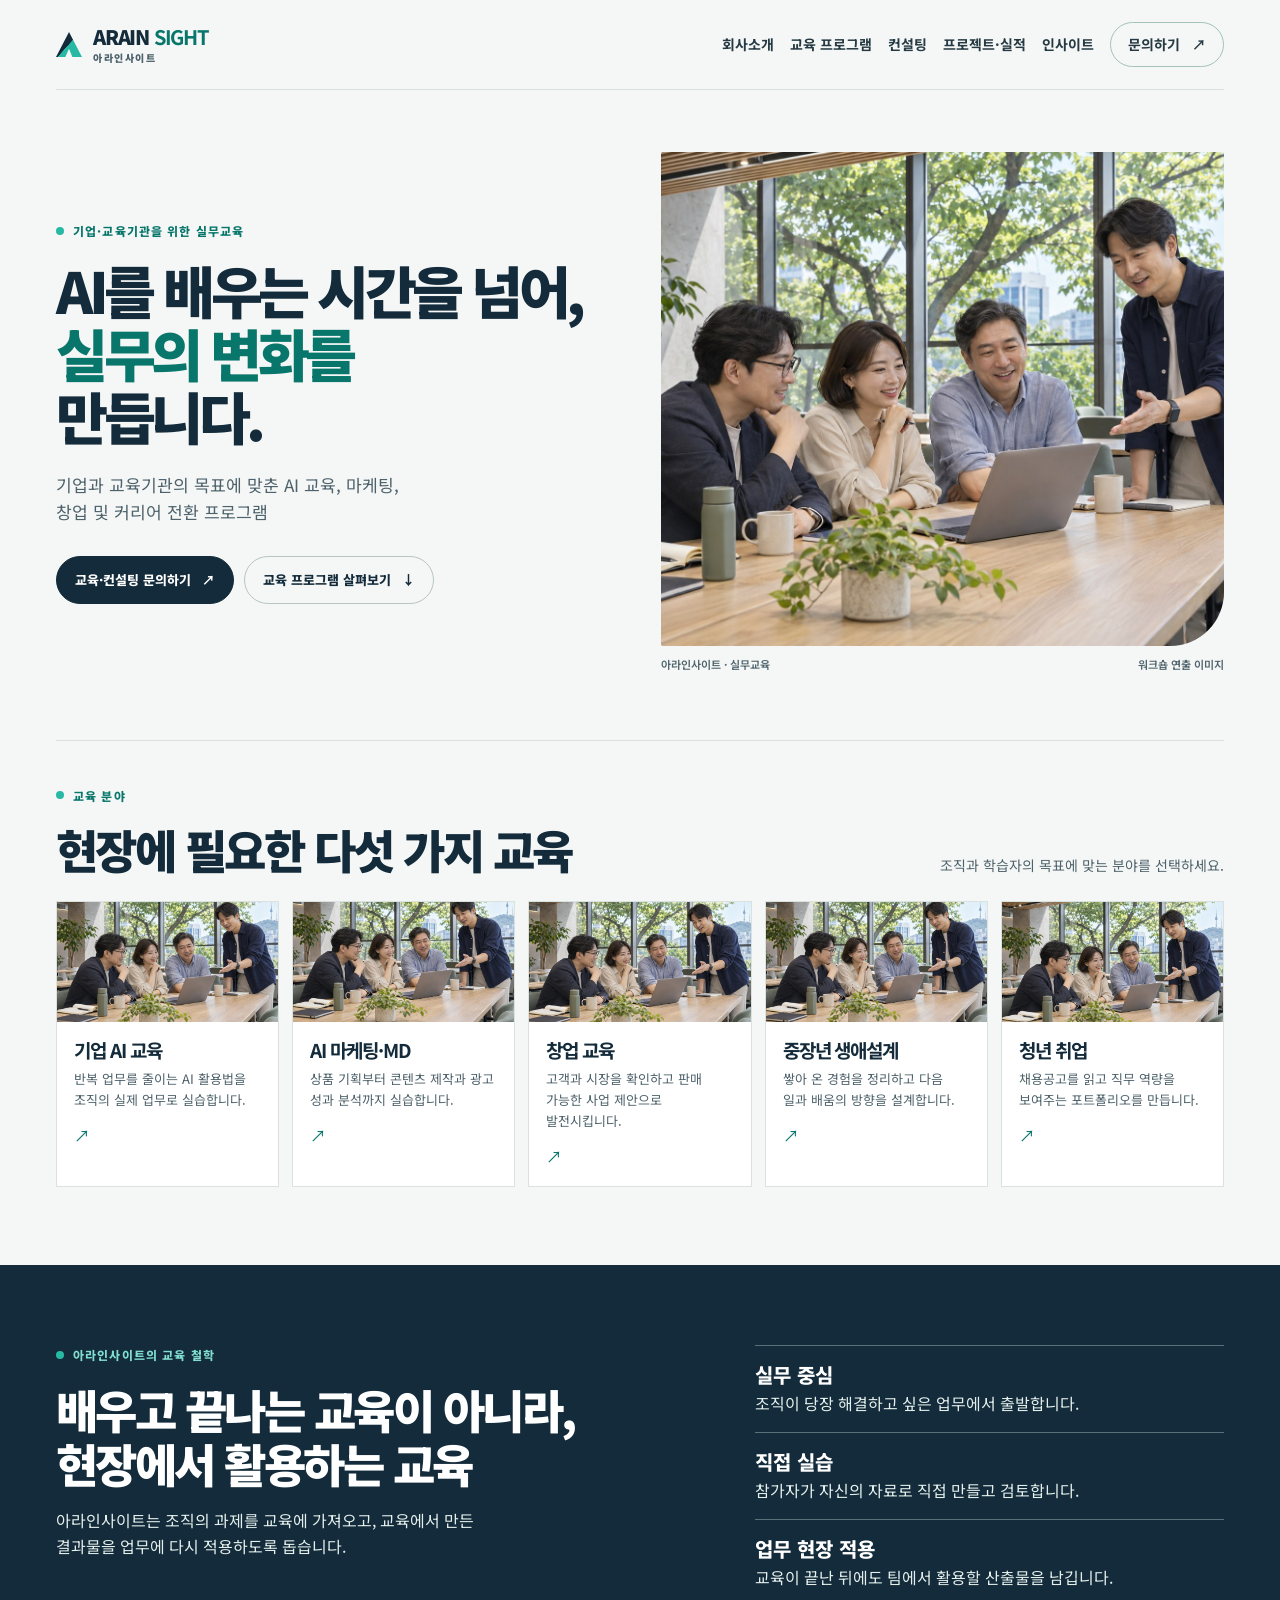
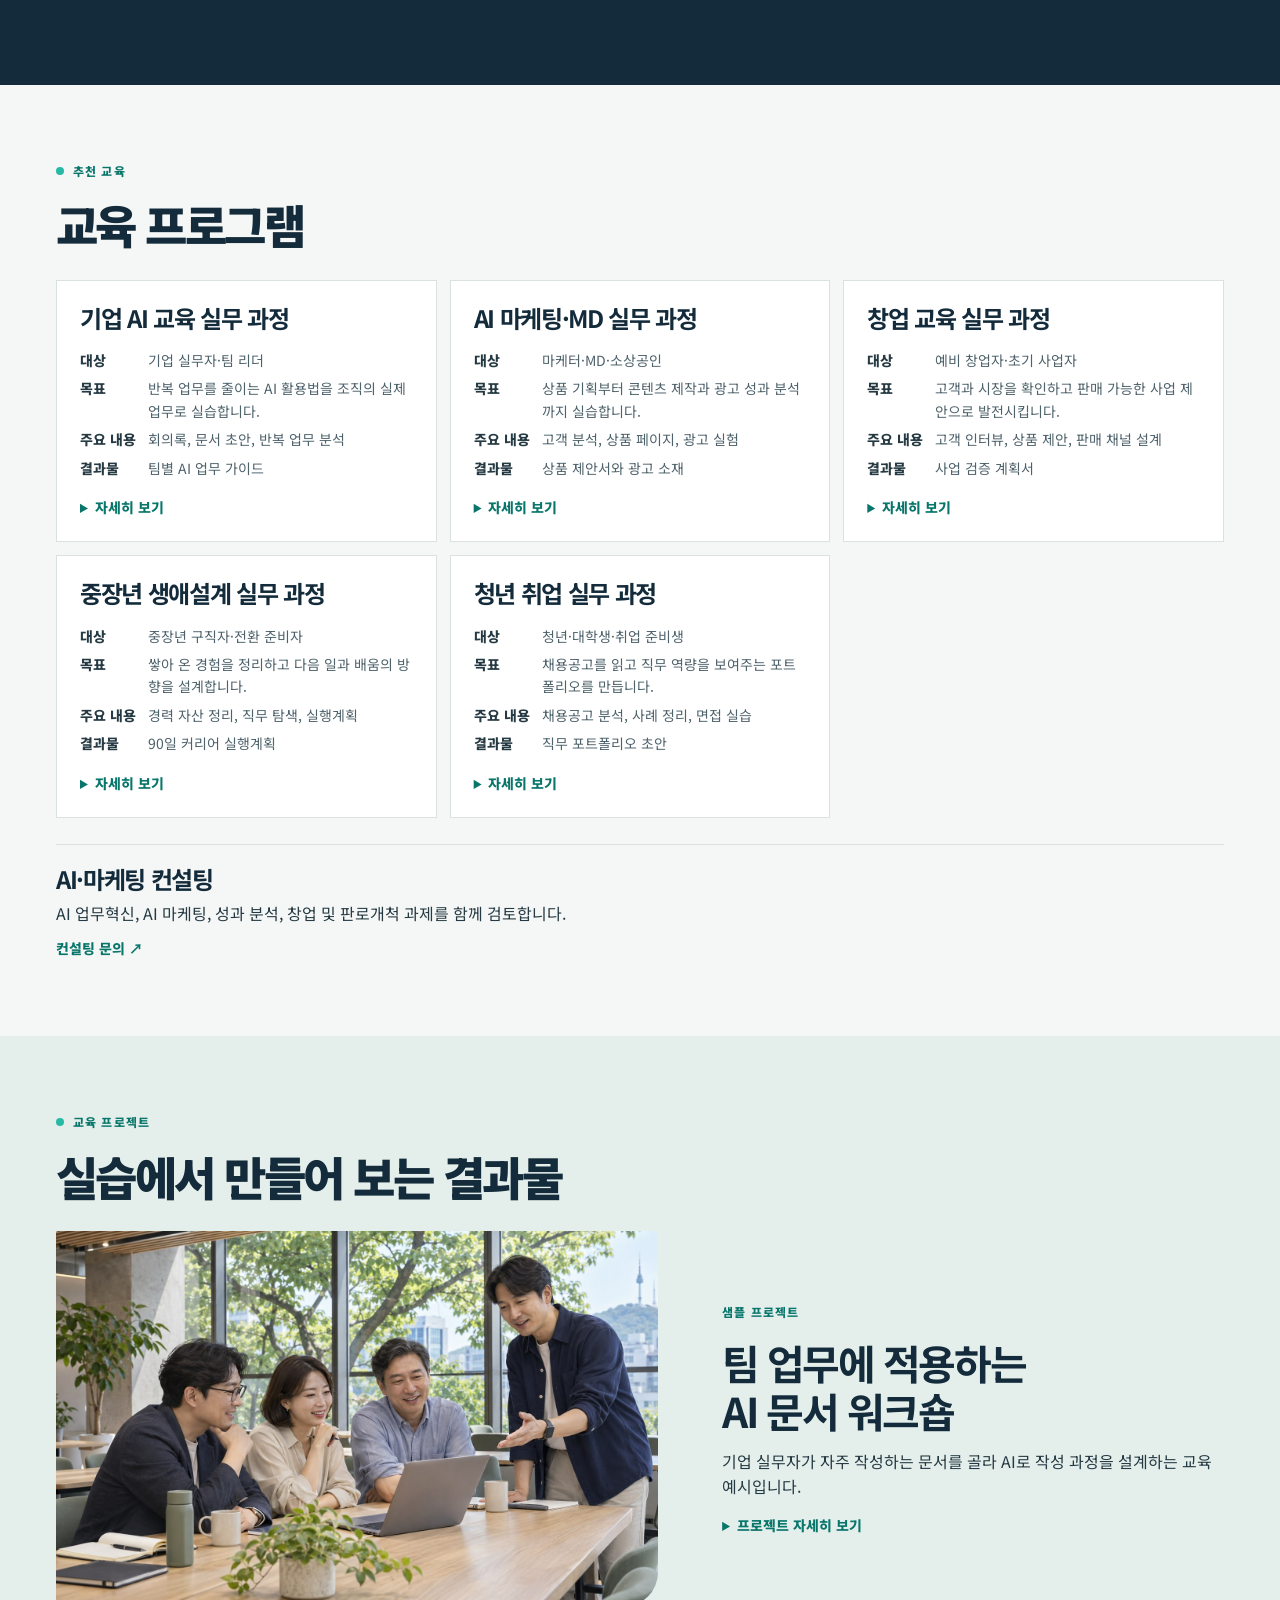
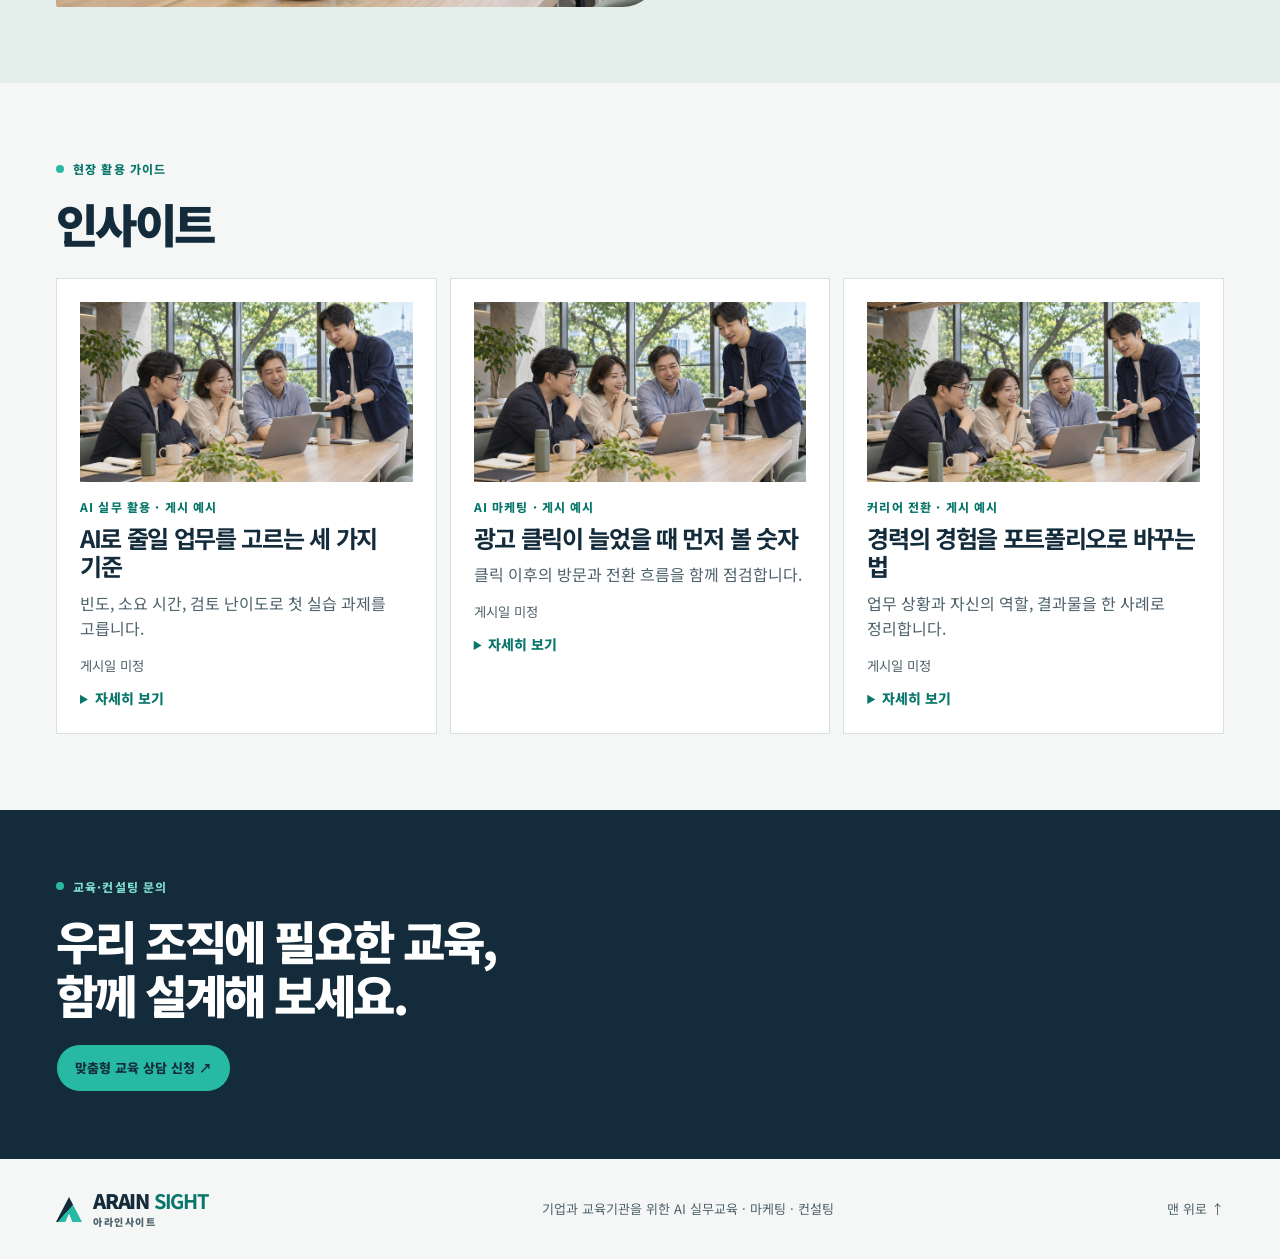
<file: site-source/home.html>
<!doctype html><html lang="ko"><head><meta charset="utf-8"><meta name="viewport" content="width=device-width,initial-scale=1"><title>아라인사이트 | 기업·교육기관 AI 실무교육</title><meta name="description" content="기업과 교육기관의 목표에 맞춘 AI 교육, 마케팅, 창업 및 커리어 전환 프로그램"><meta property="og:title" content="아라인사이트 | 기업·교육기관 AI 실무교육"><meta property="og:description" content="기업과 교육기관의 목표에 맞춘 AI 교육, 마케팅, 창업 및 커리어 전환 프로그램"><meta property="og:type" content="website"><link rel="stylesheet" href="./style.css"></head><body>
<a class="skip" href="#main">본문 바로가기</a>
<header class="shell top"><a class="brand" href="#" aria-label="아라인사이트 홈"><i></i><span>ARAIN <b>SIGHT</b><small>아라인사이트</small></span></a><nav aria-label="주 메뉴"><a href="#about">회사소개</a><a href="#programs">교육 프로그램</a><a href="#consulting">컨설팅</a><a href="#projects">프로젝트·실적</a><a href="#insights">인사이트</a><a class="navcta" href="#contact">문의하기 <span aria-hidden="true">↗</span></a></nav><details class="mobile"><summary>메뉴</summary><div><a href="#about">회사소개</a><a href="#programs">교육 프로그램</a><a href="#consulting">컨설팅</a><a href="#projects">프로젝트·실적</a><a href="#insights">인사이트</a><a href="#contact">문의하기</a></div></details></header>
<main id="main">
<section class="shell hero" aria-labelledby="headline"><div class="hero-copy"><p class="eyebrow"><i></i> 기업·교육기관을 위한 실무교육</p><h1 id="headline">AI를 배우는 시간을 넘어,<br><em>실무의 변화를</em><br>만듭니다.</h1><p class="intro">기업과 교육기관의 목표에 맞춘 AI 교육, 마케팅,<br class="desktop"> 창업 및 커리어 전환 프로그램</p><div class="actions"><a class="button" href="#contact">교육·컨설팅 문의하기 <span aria-hidden="true">↗</span></a><a class="button plain" href="#programs">교육 프로그램 살펴보기 <span aria-hidden="true">↓</span></a></div></div><figure><img class="hero-img" src="./images/workshop.jpg" alt="노트북을 중심으로 함께 실습하는 교육 워크숍 연출 이미지" width="1536" height="1024"><figcaption><span>아라인사이트 · 실무교육</span><span>워크숍 연출 이미지</span></figcaption></figure></section>
<section class="expert shell" id="expertise"><p class="eyebrow"><i></i> 교육 분야</p><div class="section-head"><h2>현장에 필요한 다섯 가지 교육</h2><p>조직과 학습자의 목표에 맞는 분야를 선택하세요.</p></div><div class="expert-grid"><a class="expert-card crop-0" href="#program-0"><img class="thumb" src="./images/workshop.jpg" alt="" width="1536" height="1024" loading="lazy"><div><h3>기업 AI 교육</h3><p>반복 업무를 줄이는 AI 활용법을 조직의 실제 업무로 실습합니다.</p><span aria-hidden="true">↗</span></div></a><a class="expert-card crop-1" href="#program-1"><img class="thumb" src="./images/workshop.jpg" alt="" width="1536" height="1024" loading="lazy"><div><h3>AI 마케팅·MD</h3><p>상품 기획부터 콘텐츠 제작과 광고 성과 분석까지 실습합니다.</p><span aria-hidden="true">↗</span></div></a><a class="expert-card crop-2" href="#program-2"><img class="thumb" src="./images/workshop.jpg" alt="" width="1536" height="1024" loading="lazy"><div><h3>창업 교육</h3><p>고객과 시장을 확인하고 판매 가능한 사업 제안으로 발전시킵니다.</p><span aria-hidden="true">↗</span></div></a><a class="expert-card crop-3" href="#program-3"><img class="thumb" src="./images/workshop.jpg" alt="" width="1536" height="1024" loading="lazy"><div><h3>중장년 생애설계</h3><p>쌓아 온 경험을 정리하고 다음 일과 배움의 방향을 설계합니다.</p><span aria-hidden="true">↗</span></div></a><a class="expert-card crop-4" href="#program-4"><img class="thumb" src="./images/workshop.jpg" alt="" width="1536" height="1024" loading="lazy"><div><h3>청년 취업</h3><p>채용공고를 읽고 직무 역량을 보여주는 포트폴리오를 만듭니다.</p><span aria-hidden="true">↗</span></div></a></div></section>
<section class="band" id="about"><div class="shell about"><div><p class="eyebrow"><i></i> 아라인사이트의 교육 철학</p><h2>배우고 끝나는 교육이 아니라,<br>현장에서 활용하는 교육</h2><p>아라인사이트는 조직의 과제를 교육에 가져오고, 교육에서 만든 결과물을 업무에 다시 적용하도록 돕습니다.</p></div><dl><dt>실무 중심</dt><dd>조직이 당장 해결하고 싶은 업무에서 출발합니다.</dd><dt>직접 실습</dt><dd>참가자가 자신의 자료로 직접 만들고 검토합니다.</dd><dt>업무 현장 적용</dt><dd>교육이 끝난 뒤에도 팀에서 활용할 산출물을 남깁니다.</dd></dl></div></section>
<section class="shell block" id="programs"><p class="eyebrow"><i></i> 추천 교육</p><h2>교육 프로그램</h2><div class="program-grid"><article id="program-0"><h3>기업 AI 교육 실무 과정</h3><dl><dt>대상</dt><dd>기업 실무자·팀 리더</dd><dt>목표</dt><dd>반복 업무를 줄이는 AI 활용법을 조직의 실제 업무로 실습합니다.</dd><dt>주요 내용</dt><dd>회의록, 문서 초안, 반복 업무 분석</dd><dt>결과물</dt><dd>팀별 AI 업무 가이드</dd></dl><details><summary>자세히 보기</summary><div class="detail"><strong>교육 진행 방식</strong><p>조직의 사례와 목표를 확인한 뒤 도구 실습, 결과물 제작, 적용 계획 수립 순으로 진행합니다.</p></div></details></article><article id="program-1"><h3>AI 마케팅·MD 실무 과정</h3><dl><dt>대상</dt><dd>마케터·MD·소상공인</dd><dt>목표</dt><dd>상품 기획부터 콘텐츠 제작과 광고 성과 분석까지 실습합니다.</dd><dt>주요 내용</dt><dd>고객 분석, 상품 페이지, 광고 실험</dd><dt>결과물</dt><dd>상품 제안서와 광고 소재</dd></dl><details><summary>자세히 보기</summary><div class="detail"><strong>교육 진행 방식</strong><p>조직의 사례와 목표를 확인한 뒤 도구 실습, 결과물 제작, 적용 계획 수립 순으로 진행합니다.</p></div></details></article><article id="program-2"><h3>창업 교육 실무 과정</h3><dl><dt>대상</dt><dd>예비 창업자·초기 사업자</dd><dt>목표</dt><dd>고객과 시장을 확인하고 판매 가능한 사업 제안으로 발전시킵니다.</dd><dt>주요 내용</dt><dd>고객 인터뷰, 상품 제안, 판매 채널 설계</dd><dt>결과물</dt><dd>사업 검증 계획서</dd></dl><details><summary>자세히 보기</summary><div class="detail"><strong>교육 진행 방식</strong><p>조직의 사례와 목표를 확인한 뒤 도구 실습, 결과물 제작, 적용 계획 수립 순으로 진행합니다.</p></div></details></article><article id="program-3"><h3>중장년 생애설계 실무 과정</h3><dl><dt>대상</dt><dd>중장년 구직자·전환 준비자</dd><dt>목표</dt><dd>쌓아 온 경험을 정리하고 다음 일과 배움의 방향을 설계합니다.</dd><dt>주요 내용</dt><dd>경력 자산 정리, 직무 탐색, 실행계획</dd><dt>결과물</dt><dd>90일 커리어 실행계획</dd></dl><details><summary>자세히 보기</summary><div class="detail"><strong>교육 진행 방식</strong><p>조직의 사례와 목표를 확인한 뒤 도구 실습, 결과물 제작, 적용 계획 수립 순으로 진행합니다.</p></div></details></article><article id="program-4"><h3>청년 취업 실무 과정</h3><dl><dt>대상</dt><dd>청년·대학생·취업 준비생</dd><dt>목표</dt><dd>채용공고를 읽고 직무 역량을 보여주는 포트폴리오를 만듭니다.</dd><dt>주요 내용</dt><dd>채용공고 분석, 사례 정리, 면접 실습</dd><dt>결과물</dt><dd>직무 포트폴리오 초안</dd></dl><details><summary>자세히 보기</summary><div class="detail"><strong>교육 진행 방식</strong><p>조직의 사례와 목표를 확인한 뒤 도구 실습, 결과물 제작, 적용 계획 수립 순으로 진행합니다.</p></div></details></article></div><aside id="consulting"><h3>AI·마케팅 컨설팅</h3><p>AI 업무혁신, AI 마케팅, 성과 분석, 창업 및 판로개척 과제를 함께 검토합니다.</p><a href="#contact">컨설팅 문의 ↗</a></aside></section>
<section class="project-wrap" id="projects"><div class="shell block"><p class="eyebrow"><i></i> 교육 프로젝트</p><h2>실습에서 만들어 보는 결과물</h2><article class="feature"><img class="feature-img" src="./images/workshop.jpg" alt="" width="1536" height="1024" loading="lazy"><div><p class="eyebrow">샘플 프로젝트</p><h3>팀 업무에 적용하는<br>AI 문서 워크숍</h3><p>기업 실무자가 자주 작성하는 문서를 골라 AI로 작성 과정을 설계하는 교육 예시입니다.</p><details><summary>프로젝트 자세히 보기</summary><div class="detail"><strong>수행 내용 및 예시 결과물</strong><p>업무 절차를 정리하고 프롬프트 템플릿을 제작합니다. 문서 초안과 품질 검토 체크리스트를 결과물로 남깁니다.</p></div></details></div></article></div></section>
<section class="shell block" id="insights"><p class="eyebrow"><i></i> 현장 활용 가이드</p><h2>인사이트</h2><div class="insight-grid"><article class="crop-2"><img class="thumb" src="./images/workshop.jpg" alt="" width="1536" height="1024" loading="lazy"><p class="eyebrow">AI 실무 활용 · 게시 예시</p><h3>AI로 줄일 업무를 고르는 세 가지 기준</h3><p>빈도, 소요 시간, 검토 난이도로 첫 실습 과제를 고릅니다.</p><small>게시일 미정</small><details><summary>자세히 보기</summary><div class="detail"><strong>AI로 줄일 업무를 고르는 세 가지 기준</strong><p>반복 빈도가 높고 입력 양식이 일정하며 사람이 쉽게 검토할 수 있는 업무부터 시작하세요.</p></div></details></article><article class="crop-3"><img class="thumb" src="./images/workshop.jpg" alt="" width="1536" height="1024" loading="lazy"><p class="eyebrow">AI 마케팅 · 게시 예시</p><h3>광고 클릭이 늘었을 때 먼저 볼 숫자</h3><p>클릭 이후의 방문과 전환 흐름을 함께 점검합니다.</p><small>게시일 미정</small><details><summary>자세히 보기</summary><div class="detail"><strong>광고 클릭이 늘었을 때 먼저 볼 숫자</strong><p>클릭에서 방문, 신청, 구매까지 단계별 전환율을 비교하고 이탈이 큰 구간을 찾아보세요.</p></div></details></article><article class="crop-4"><img class="thumb" src="./images/workshop.jpg" alt="" width="1536" height="1024" loading="lazy"><p class="eyebrow">커리어 전환 · 게시 예시</p><h3>경력의 경험을 포트폴리오로 바꾸는 법</h3><p>업무 상황과 자신의 역할, 결과물을 한 사례로 정리합니다.</p><small>게시일 미정</small><details><summary>자세히 보기</summary><div class="detail"><strong>경력의 경험을 포트폴리오로 바꾸는 법</strong><p>사례 하나를 골라 어떤 상황에서 어떤 결정을 내렸고 어떤 결과물을 만들었는지 정리해 보세요.</p></div></details></article></div></section>
<section class="contact" id="contact"><div class="shell"><p class="eyebrow"><i></i> 교육·컨설팅 문의</p><h2>우리 조직에 필요한 교육,<br>함께 설계해 보세요.</h2><details><summary class="button">맞춤형 교육 상담 신청 ↗</summary><p class="status">상담 접수를 준비 중입니다. 현재 이 화면에서는 신청서를 받지 않습니다.</p></details></div></section>
</main><footer class="shell"><a class="brand" href="#"><i></i><span>ARAIN <b>SIGHT</b><small>아라인사이트</small></span></a><p>기업과 교육기관을 위한 AI 실무교육 · 마케팅 · 컨설팅</p><a href="#">맨 위로 ↑</a></footer>
<script>
const menu = document.querySelector('.mobile');
menu.addEventListener('click', (event) => { if (event.target.closest('a')) menu.open = false; });
document.addEventListener('keydown', (event) => { if (event.key === 'Escape' && menu.open) { menu.open = false; menu.querySelector('summary').focus(); } });
</script></body></html>
</file>
<file: site-source/style.css>
@import url('https://fonts.googleapis.com/css2?family=Noto+Sans+KR:wght@400;500;600;700;800;900&display=swap');
:root{--navy:#132b3a;--teal:#28b9a5;--bg:#f5f7f6;--ink:#263a43;--muted:#4e626b;--line:#d9e2de;--deep-teal:#08766b;font-family:'Noto Sans KR','Malgun Gothic',sans-serif;color:var(--ink);background:var(--bg);line-height:1.6}
*{box-sizing:border-box}html{scroll-behavior:smooth}body{margin:0}a{color:inherit;text-decoration:none}img{width:100%;display:block;object-fit:cover}figure,dl,dd,p,h1,h2,h3{margin:0}h1,h2,h3{color:var(--navy);letter-spacing:-.055em;line-height:1.18;word-break:keep-all}p{word-break:keep-all}a,summary{-webkit-tap-highlight-color:transparent}summary{cursor:pointer}a:focus-visible,summary:focus-visible{outline:3px solid #259485;outline-offset:5px}.skip{position:absolute;top:0;left:15px;z-index:9;transform:translateY(-120%);background:#fff;padding:12px}.skip:focus{transform:none}.shell{width:min(1320px,calc(100% - 112px));margin-inline:auto}.top{height:90px;border-bottom:1px solid var(--line);display:flex;align-items:center;justify-content:space-between;gap:24px}.brand{display:inline-flex;align-items:center;gap:11px;color:var(--navy);font-size:20px;font-weight:900;line-height:1;white-space:nowrap;letter-spacing:-.06em}.brand b{color:var(--deep-teal)}.brand i{width:26px;height:25px;background:linear-gradient(132deg,var(--navy) 0 49%,var(--teal) 50%);clip-path:polygon(50% 0,100% 100%,63% 100%,50% 67%,36% 100%,0 100%)}.brand small{display:block;font-size:10px;letter-spacing:.15em;margin-top:6px;color:var(--muted)}nav{display:flex;align-items:center;gap:clamp(14px,2.3vw,34px);font-size:14px;font-weight:700}nav a:hover,footer>a:last-child:hover{color:var(--deep-teal)}.navcta{border:1px solid #a4c2bb;padding:10px 17px;border-radius:50px}.navcta span{margin-left:8px}.mobile{display:none}.hero{display:grid;grid-template-columns:1fr 1.03fr;align-items:center;gap:clamp(24px,4.5vw,75px);padding-block:62px 66px}.eyebrow{font-size:12px;letter-spacing:.095em;font-weight:800;color:var(--deep-teal);display:flex;align-items:center;gap:9px;margin-bottom:17px}.eyebrow i{width:8px;height:8px;background:var(--teal);border-radius:50%;display:inline-block}.hero h1{font-size:clamp(40px,4.42vw,70px);font-weight:900;line-height:1.12;letter-spacing:-.079em}.hero h1 em{font-style:normal;color:var(--deep-teal)}.intro{color:var(--muted);font-size:clamp(15px,1.34vw,19px);margin-top:23px}.actions{display:flex;flex-wrap:wrap;gap:10px;margin-top:30px}.button{display:inline-flex;align-items:center;justify-content:center;gap:11px;padding:13px 18px;background:var(--navy);border:1px solid var(--navy);color:white;font-size:13px;font-weight:800;border-radius:50px;transition:background .2s,color .2s}.button:hover{background:var(--deep-teal);border-color:var(--deep-teal);color:white}.plain{color:var(--navy);background:transparent;border-color:#b6c6c1}.hero-img{aspect-ratio:1.14;height:auto;border-radius:2px 2px 54px 2px;object-position:53% 50%;background:#dce7e2}figcaption{display:flex;justify-content:space-between;gap:10px;font-size:11px;font-weight:600;color:var(--muted);padding-top:10px}.expert{border-top:1px solid var(--line);padding-block:45px 78px}.section-head{display:flex;justify-content:space-between;align-items:end;gap:18px;margin-bottom:25px}.section-head p{color:var(--muted);font-size:14px}h2{font-size:clamp(32px,3.6vw,55px);font-weight:900}h3{font-size:24px}.expert-grid,.program-grid,.insight-grid{display:grid;gap:13px}.expert-grid{grid-template-columns:repeat(5,minmax(0,1fr))}.expert-card{background:white;border:1px solid var(--line)}.expert-card:hover{border-color:var(--deep-teal)}.expert-card div{padding:17px}.expert-card h3{font-size:19px}.expert-card p{font-size:13px;margin-top:8px;color:var(--muted)}.expert-card span{color:var(--deep-teal);display:block;margin-top:12px}.thumb{height:auto;aspect-ratio:1.85;background:#d9e2de}.crop-1 img{object-position:35% 70%}.crop-2 img{object-position:75% 45%}.crop-3 img{object-position:16% 55%}.crop-4 img{object-position:85% 24%}.band,.contact{background:var(--navy);color:#e5f0ed}.band h2,.contact h2{color:white}.band .eyebrow,.contact .eyebrow{color:#80ddcf}.about{display:grid;grid-template-columns:1.15fr .85fr;gap:65px;padding-block:80px}.about>div>p:last-child{margin-top:18px;max-width:440px}.about dt{color:white;font-weight:800;font-size:20px;padding-top:13px;border-top:1px solid #587179}.about dd{margin-bottom:15px}.block{padding-block:76px}.block h2{margin-bottom:28px}.program-grid,.insight-grid{grid-template-columns:repeat(3,minmax(0,1fr))}.program-grid article,.insight-grid article{padding:23px;background:white;border:1px solid var(--line)}.program-grid dl{display:grid;grid-template-columns:max-content 1fr;gap:6px 12px;margin-block:17px;font-size:14px}.program-grid dt{font-weight:800}.program-grid dd,.insight-grid article>p:not(.eyebrow),.insight-grid small{color:var(--muted)}article summary,aside a{font-weight:800;color:var(--deep-teal);font-size:14px}.detail{padding-top:10px;font-size:14px}.detail p{margin-top:4px}aside{margin-top:26px;border-top:1px solid var(--line);padding-top:20px}aside p{padding-block:8px}.project-wrap{background:#e4efec}.feature{display:grid;grid-template-columns:1.2fr 1fr;gap:clamp(24px,5vw,72px);align-items:center}.feature-img{height:auto;aspect-ratio:1.6;border-radius:2px 2px 35px 2px}.feature h3{font-size:clamp(28px,3.2vw,43px)}.feature p:not(.eyebrow){margin-block:14px}.insight-grid img{margin-bottom:15px}.insight-grid .eyebrow{margin-bottom:8px}.insight-grid article>p:not(.eyebrow){margin-block:10px}.insight-grid details{margin-top:10px}.contact .shell{padding-block:67px}.contact .button{background:var(--teal);color:var(--navy);margin-top:22px}.contact .button:hover{background:#83e0d2}.status{padding-top:12px}footer{display:flex;gap:22px;align-items:center;justify-content:space-between;padding-block:32px;font-size:13px;color:var(--muted)}[id]{scroll-margin-top:22px}
@media(max-width:1090px){.shell{width:calc(100% - 64px)}.expert-grid{grid-template-columns:repeat(3,minmax(0,1fr))}}
@media(max-width:820px){.top{height:68px;position:relative}.top nav{display:none}.mobile{display:block}.mobile summary{font-size:14px;font-weight:800;border:1px solid var(--line);padding:6px 13px;border-radius:40px}.mobile div{position:absolute;z-index:5;right:0;top:61px;min-width:200px;display:grid;background:white;border:1px solid var(--line)}.mobile a{padding:9px 16px}.mobile a:hover{background:#e4efec}.hero{gap:25px;padding-block:48px}.desktop{display:none}.about{gap:28px}.program-grid,.insight-grid{grid-template-columns:repeat(2,minmax(0,1fr))}.section-head{display:block}.section-head p{margin-top:10px}}
@media(max-width:620px){.shell{width:calc(100% - 36px)}.hero,.about,.feature{grid-template-columns:1fr}.hero{padding-block:34px 41px}.hero h1{font-size:clamp(30px,8.4vw,51px)}.hero-img{aspect-ratio:1.36;border-bottom-right-radius:30px}.intro{margin-top:15px}.actions{margin-top:20px}.button{font-size:12px;padding:10px 13px}.expert{padding-block:33px 46px}.expert-grid{grid-template-columns:repeat(2,minmax(0,1fr))}.expert-card div{padding:12px}.expert-card h3{font-size:17px}.about,.block,.contact .shell{padding-block:46px}.program-grid,.insight-grid{grid-template-columns:1fr}.section-head{margin-bottom:18px}footer{align-items:flex-start;flex-direction:column;gap:12px}}
@media(prefers-reduced-motion:reduce){html{scroll-behavior:auto}*,*::before,*::after{transition:none!important;animation:none!important}}
/* Navigation and interior pages */
.nav-item{display:flex;position:relative;align-items:center;gap:4px;white-space:nowrap}
.top nav{gap:clamp(8px,1.25vw,24px)}.submenu>summary{list-style:none;padding:5px;color:var(--deep-teal)}
.submenu>summary::-webkit-details-marker{display:none}.submenu>div{position:absolute;top:calc(100% + 4px);right:0;min-width:190px;z-index:10;padding:7px;background:white;border:1px solid var(--line)}
.submenu a{display:block;padding:8px 12px}.submenu a:hover,.mobile a:hover{background:#e4efec}
.inner{padding-block:28px 65px;min-height:68vh}.crumb{justify-content:flex-start;flex-wrap:wrap;gap:9px;color:var(--muted);font-size:13px}
.crumb a{text-decoration:underline;text-underline-offset:.2em}.page-title{padding-block:37px 30px;border-bottom:1px solid var(--line);margin-bottom:26px}.page-title h1{font-size:clamp(34px,5.8vw,74px);font-weight:900}.page-title p{max-width:66ch;margin-top:16px;color:var(--muted)}
.inner-grid{display:grid;grid-template-columns:repeat(3,minmax(0,1fr));gap:14px;margin-block:12px 24px}.inner-grid article{padding:20px;background:white;border:1px solid var(--line)}.inner-grid h2{font-size:clamp(21px,2.1vw,28px)}.inner-grid p{margin-block:9px 14px}.inner-grid img{margin-bottom:14px}
.read-more{display:inline-block;color:var(--deep-teal);font-weight:800;font-size:14px;text-decoration:underline;text-underline-offset:.18em}
.notice{background:#e1eeea;padding:12px 16px;margin-block:12px 20px}.inner-photo{max-width:760px}.inner-photo img{height:auto;aspect-ratio:1.8}.article-body{max-width:760px;margin-block:30px}.article-body section{border-bottom:1px solid var(--line);padding-block:15px}.article-body h2,.contact-fields h2{font-size:25px;margin-bottom:7px}.related{margin-top:18px}
.filter{display:flex;align-items:end;flex-wrap:wrap;gap:14px}.filter label{display:grid;gap:5px;font-size:14px;font-weight:700}.filter input,.filter select{max-width:100%;border:1px solid #79908a;padding:7px;background:white;color:var(--ink);font:inherit}
.contact-fields dl{display:grid;grid-template-columns:max-content 1fr;gap:7px 15px}.contact-fields dt{font-weight:800}
@media(max-width:820px){.mobile>div{display:block;max-height:70vh;overflow:auto;padding:8px;min-width:min(290px,calc(100vw - 36px))}.mobile>div>details{margin:5px}.mobile>div>details>div{position:static;min-width:0;border:0}.inner-grid{grid-template-columns:repeat(2,minmax(0,1fr))}}
@media(max-width:620px){.inner{padding-bottom:40px}.page-title{padding-block:25px 21px}.inner-grid{grid-template-columns:1fr}}

#inquiry fieldset{display:grid;gap:12px;border:1px solid var(--line);padding:16px;margin:0;min-width:0}#inquiry label{display:grid;gap:5px;font-weight:700}#inquiry input:not([type=checkbox]),#inquiry textarea{width:100%;padding:10px;color:var(--ink);border:1px solid #79908a;font:inherit}#inquiry .consent{display:flex;align-items:center}#inquiry .button{justify-self:start}#inquiry button:disabled{opacity:.58}#inquiry :focus-visible{outline:3px solid #259485;outline-offset:3px}.submission-status{margin-top:12px}
</file>
